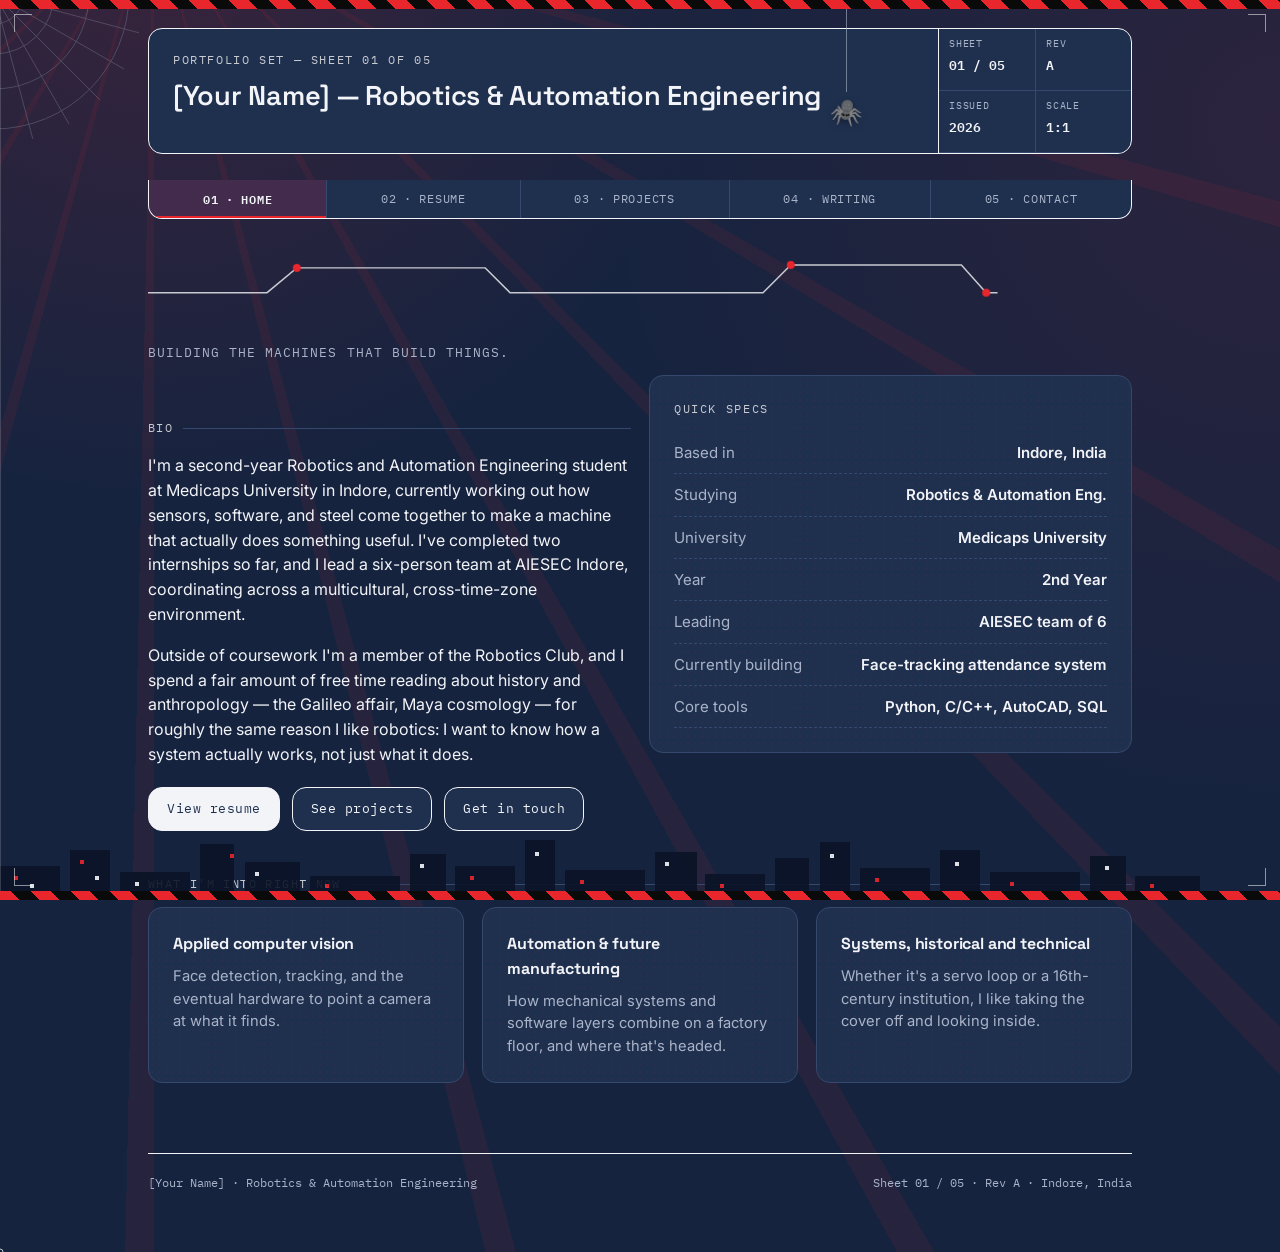
<file: index.html>
<!DOCTYPE html>
<html lang="en">
<head>
<meta charset="UTF-8">
<meta name="viewport" content="width=device-width, initial-scale=1.0">
<title>Portfolio — Home</title>
<link rel="stylesheet" href="styles.css">
</head>
<body>

<div class="crop tl"></div><div class="crop tr"></div><div class="crop bl"></div><div class="crop br"></div>

<div class="sheet">

  <div class="title-block">
    <div class="tb-main">
      <div class="tb-eyebrow">Portfolio Set — Sheet 01 of 05</div>
      <h1><span data-bind="name"></span> — Robotics &amp; Automation Engineering</h1>
    </div>
    <div class="tb-cells">
      <div class="tb-cell"><span class="k">Sheet</span><span class="v">01 / 05</span></div>
      <div class="tb-cell"><span class="k">Rev</span><span class="v">A</span></div>
      <div class="tb-cell"><span class="k">Issued</span><span class="v">2026</span></div>
      <div class="tb-cell"><span class="k">Scale</span><span class="v">1:1</span></div>
    </div>
  </div>

  <nav class="sheet-nav">
    <a href="index.html" class="active">01 · HOME</a>
    <a href="resume.html">02 · RESUME</a>
    <a href="projects.html">03 · PROJECTS</a>
    <a href="writing.html">04 · WRITING</a>
    <a href="contact.html">05 · CONTACT</a>
  </nav>

  <svg class="trace" viewBox="0 0 992 60" preserveAspectRatio="none">
    <path d="M0 40 L120 40 L150 15 L340 15 L365 40 L620 40 L648 12 L820 12 L845 40 L992 40" />
    <circle cx="150" cy="15" r="4"></circle>
    <circle cx="648" cy="12" r="4"></circle>
    <circle cx="845" cy="40" r="4"></circle>
  </svg>

  <p class="mono" style="font-size:.8rem;color:var(--ink-soft);letter-spacing:.08em;text-transform:uppercase;" data-bind="home.tagline"></p>

  <div class="grid-2" style="margin-top:6px;align-items:start;">
    <div>
      <div class="sec-label">Bio</div>
      <div id="bio-paragraphs"></div>
      <div class="btn-row">
        <a href="resume.html" class="btn primary">View resume</a>
        <a href="projects.html" class="btn">See projects</a>
        <a href="contact.html" class="btn">Get in touch</a>
      </div>
    </div>

    <div class="panel">
      <div class="tb-eyebrow" style="margin-bottom:14px;">Quick specs</div>
      <ul class="spec-list" data-list="home.quickSpecs">
        <template>
          <li><span data-bind="k"></span><span data-bind="v"></span></li>
        </template>
      </ul>
    </div>
  </div>

  <div class="sec-label">What I'm into right now</div>
  <div class="grid-3" data-list="home.interests">
    <template>
      <div class="panel">
        <h3 style="font-size:1rem;" data-bind="title"></h3>
        <p style="font-size:.92rem;color:var(--ink-soft);margin:0;" data-bind="body"></p>
      </div>
    </template>
  </div>

  <footer>
    <span><span data-bind="name"></span> &middot; Robotics &amp; Automation Engineering</span>
    <span>Sheet 01 / 05 &middot; Rev A &middot; Indore, India</span>
  </footer>

</div>

<script src="content.js"></script>
<script src="render.js"></script>
<script src="interactive.js"></script>
<script>
  // bioParagraphs is a plain array of strings — render it directly here
  document.addEventListener('DOMContentLoaded', function () {
    const container = document.getElementById('bio-paragraphs');
    if (window.SITE && window.SITE.home && window.SITE.home.bioParagraphs) {
      window.SITE.home.bioParagraphs.forEach(text => {
        const p = document.createElement('p');
        p.textContent = text;
        container.appendChild(p);
      });
    }
  });
</script>

</body>
</html>
</file>
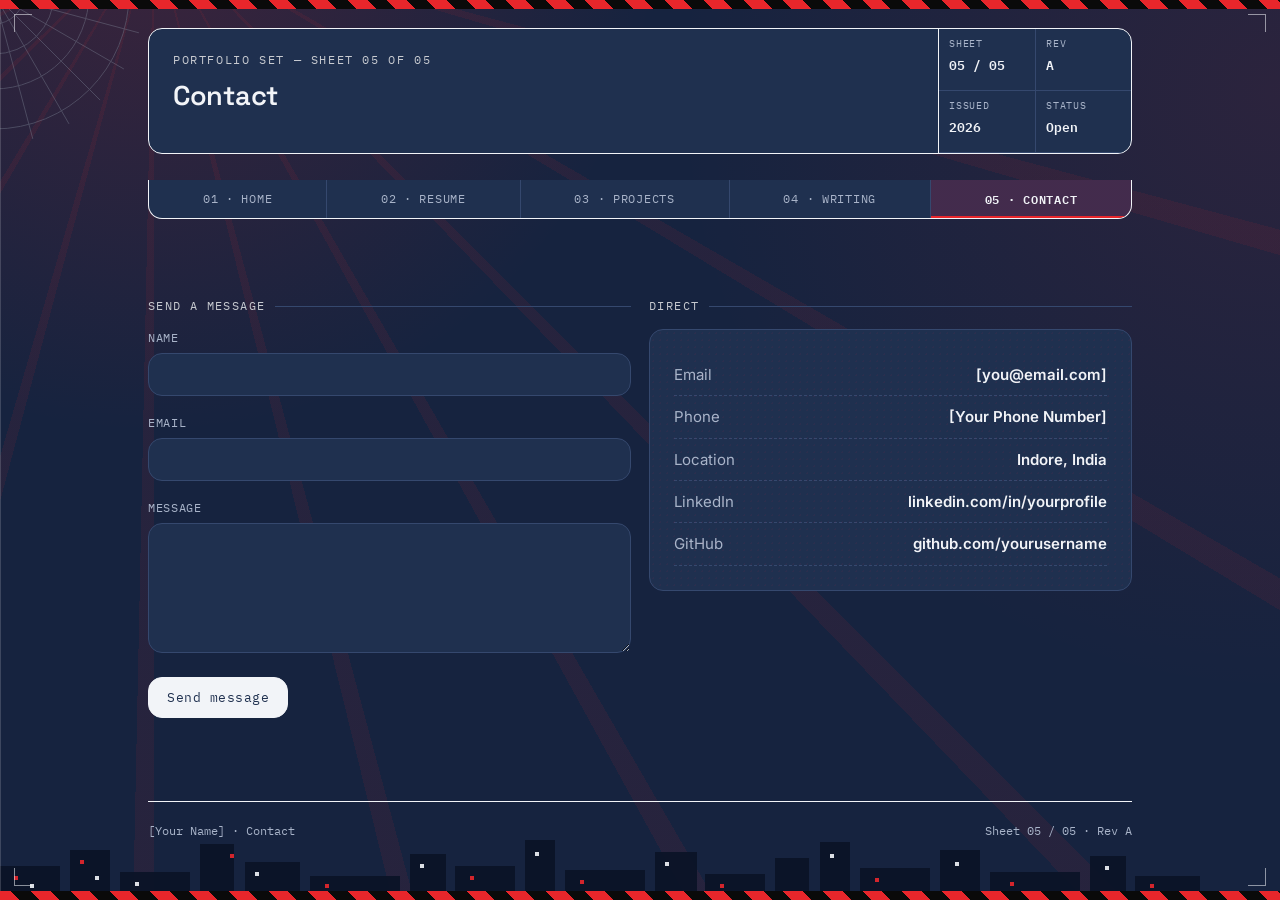
<file: contact.html>
<!DOCTYPE html>
<html lang="en">
<head>
<meta charset="UTF-8">
<meta name="viewport" content="width=device-width, initial-scale=1.0">
<title>Contact</title>
<link rel="stylesheet" href="styles.css">
</head>
<body>

<div class="crop tl"></div><div class="crop tr"></div><div class="crop bl"></div><div class="crop br"></div>

<div class="sheet">

  <div class="title-block">
    <div class="tb-main">
      <div class="tb-eyebrow">Portfolio Set — Sheet 05 of 05</div>
      <h1>Contact</h1>
    </div>
    <div class="tb-cells">
      <div class="tb-cell"><span class="k">Sheet</span><span class="v">05 / 05</span></div>
      <div class="tb-cell"><span class="k">Rev</span><span class="v">A</span></div>
      <div class="tb-cell"><span class="k">Issued</span><span class="v">2026</span></div>
      <div class="tb-cell"><span class="k">Status</span><span class="v">Open</span></div>
    </div>
  </div>

  <nav class="sheet-nav">
    <a href="index.html">01 · HOME</a>
    <a href="resume.html">02 · RESUME</a>
    <a href="projects.html">03 · PROJECTS</a>
    <a href="writing.html">04 · WRITING</a>
    <a href="contact.html" class="active">05 · CONTACT</a>
  </nav>

  <div class="grid-2" style="align-items:start;">

    <div>
      <div class="sec-label">Send a message</div>
      <form id="contact-form">
        <label for="name">Name</label>
        <input id="name" name="name" type="text" required>

        <label for="email">Email</label>
        <input id="email" name="email" type="email" required>

        <label for="message">Message</label>
        <textarea id="message" name="message" required></textarea>

        <button type="submit" class="btn primary">Send message</button>
        <p id="form-status" class="mono" style="font-size:.8rem;color:var(--ink-soft);margin-top:12px;"></p>
      </form>
    </div>

    <div>
      <div class="sec-label">Direct</div>
      <div class="panel">
        <ul class="spec-list">
          <li><span>Email</span><span data-bind="email"></span></li>
          <li><span>Phone</span><span data-bind="phone"></span></li>
          <li><span>Location</span><span data-bind="location"></span></li>
          <li><span>LinkedIn</span><span data-bind="linkedinLabel"></span></li>
          <li><span>GitHub</span><span data-bind="githubLabel"></span></li>
        </ul>
      </div>
    </div>

  </div>

  <footer>
    <span><span data-bind="name"></span> &middot; Contact</span>
    <span>Sheet 05 / 05 &middot; Rev A</span>
  </footer>

</div>

<script src="content.js"></script>
<script src="render.js"></script>
<script src="interactive.js"></script>
<script>
  // NOTE FOR YOU: this form has no backend yet — it's static HTML/CSS/JS.
  // To make it actually send messages, wire the form action to a service
  // like Formspree (formspree.io) or EmailJS (emailjs.com) — both have a
  // free tier and a two-line integration. Until then, this just confirms
  // the fields validate and shows a placeholder status message.
  document.getElementById('contact-form').addEventListener('submit', function(e){
    e.preventDefault();
    document.getElementById('form-status').textContent =
      'Form captured locally — connect Formspree or EmailJS to actually send this.';
    this.reset();
  });
</script>

</body>
</html>
</file>
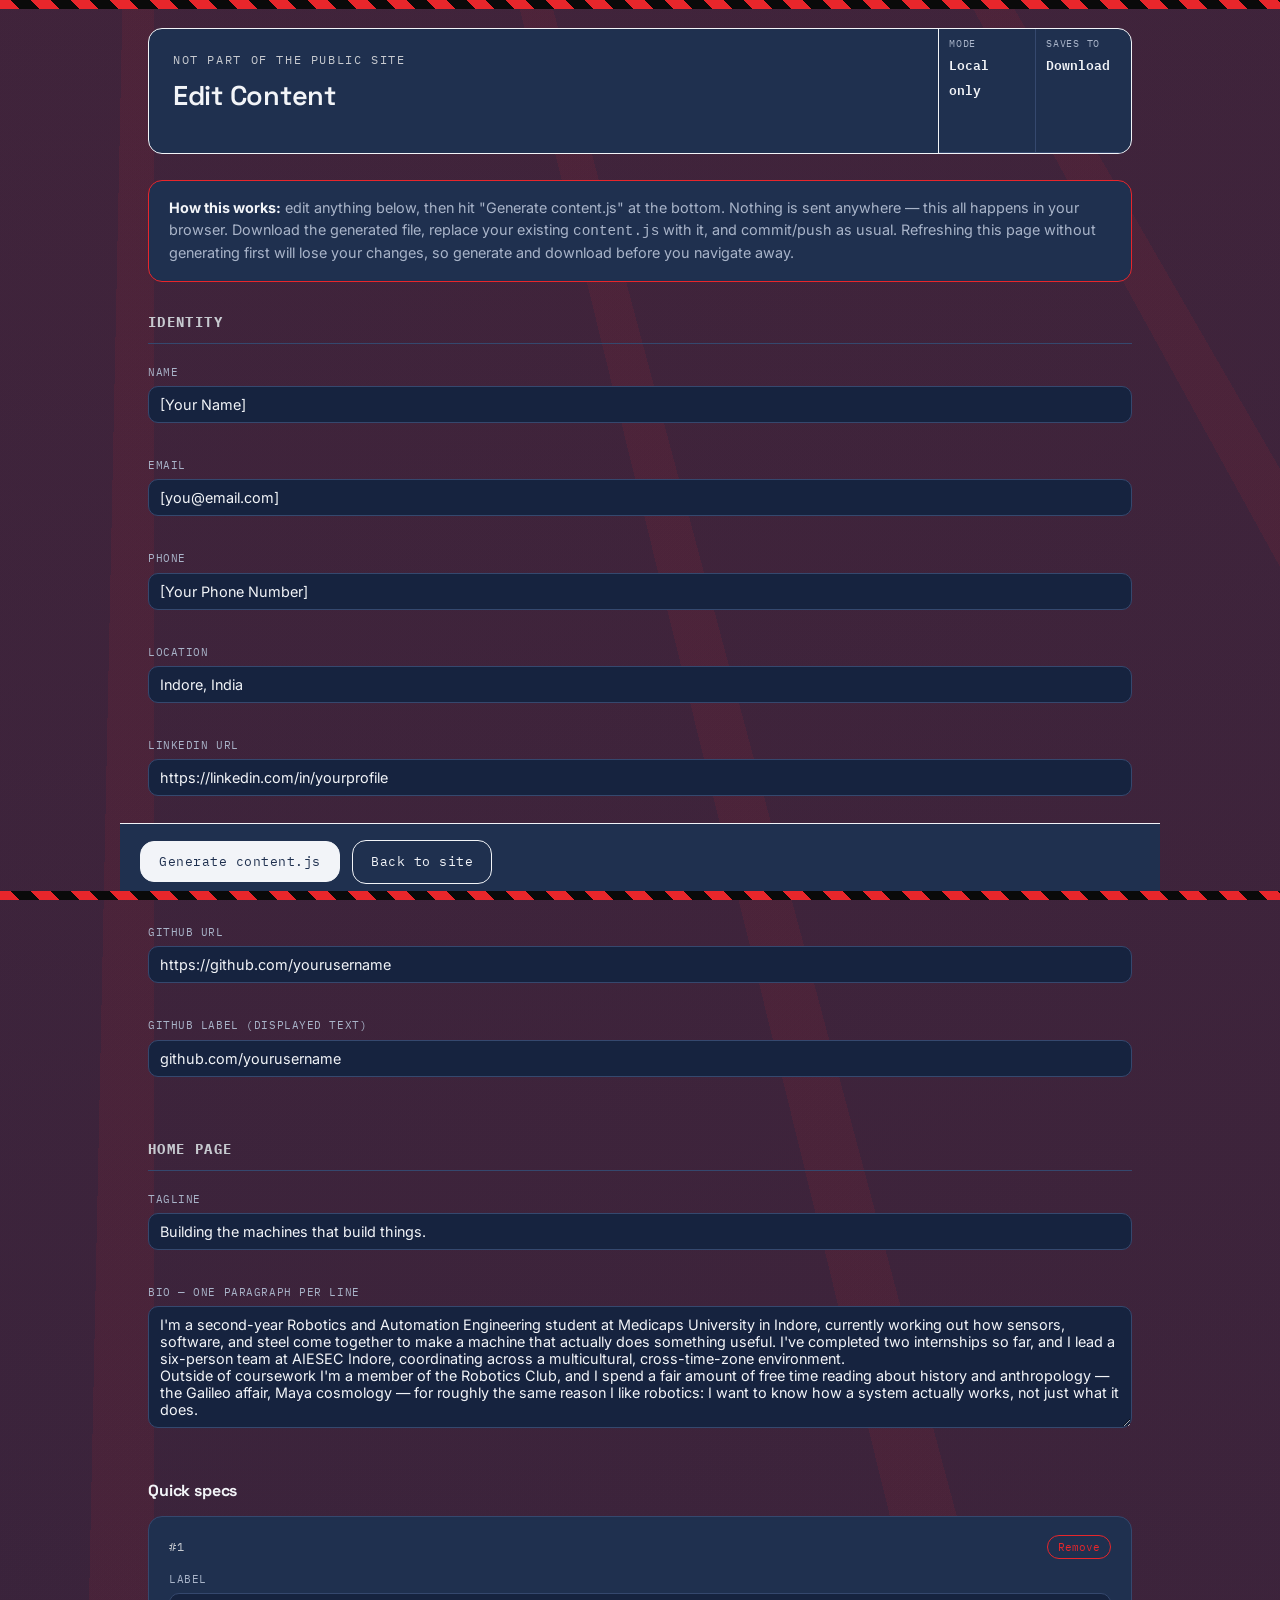
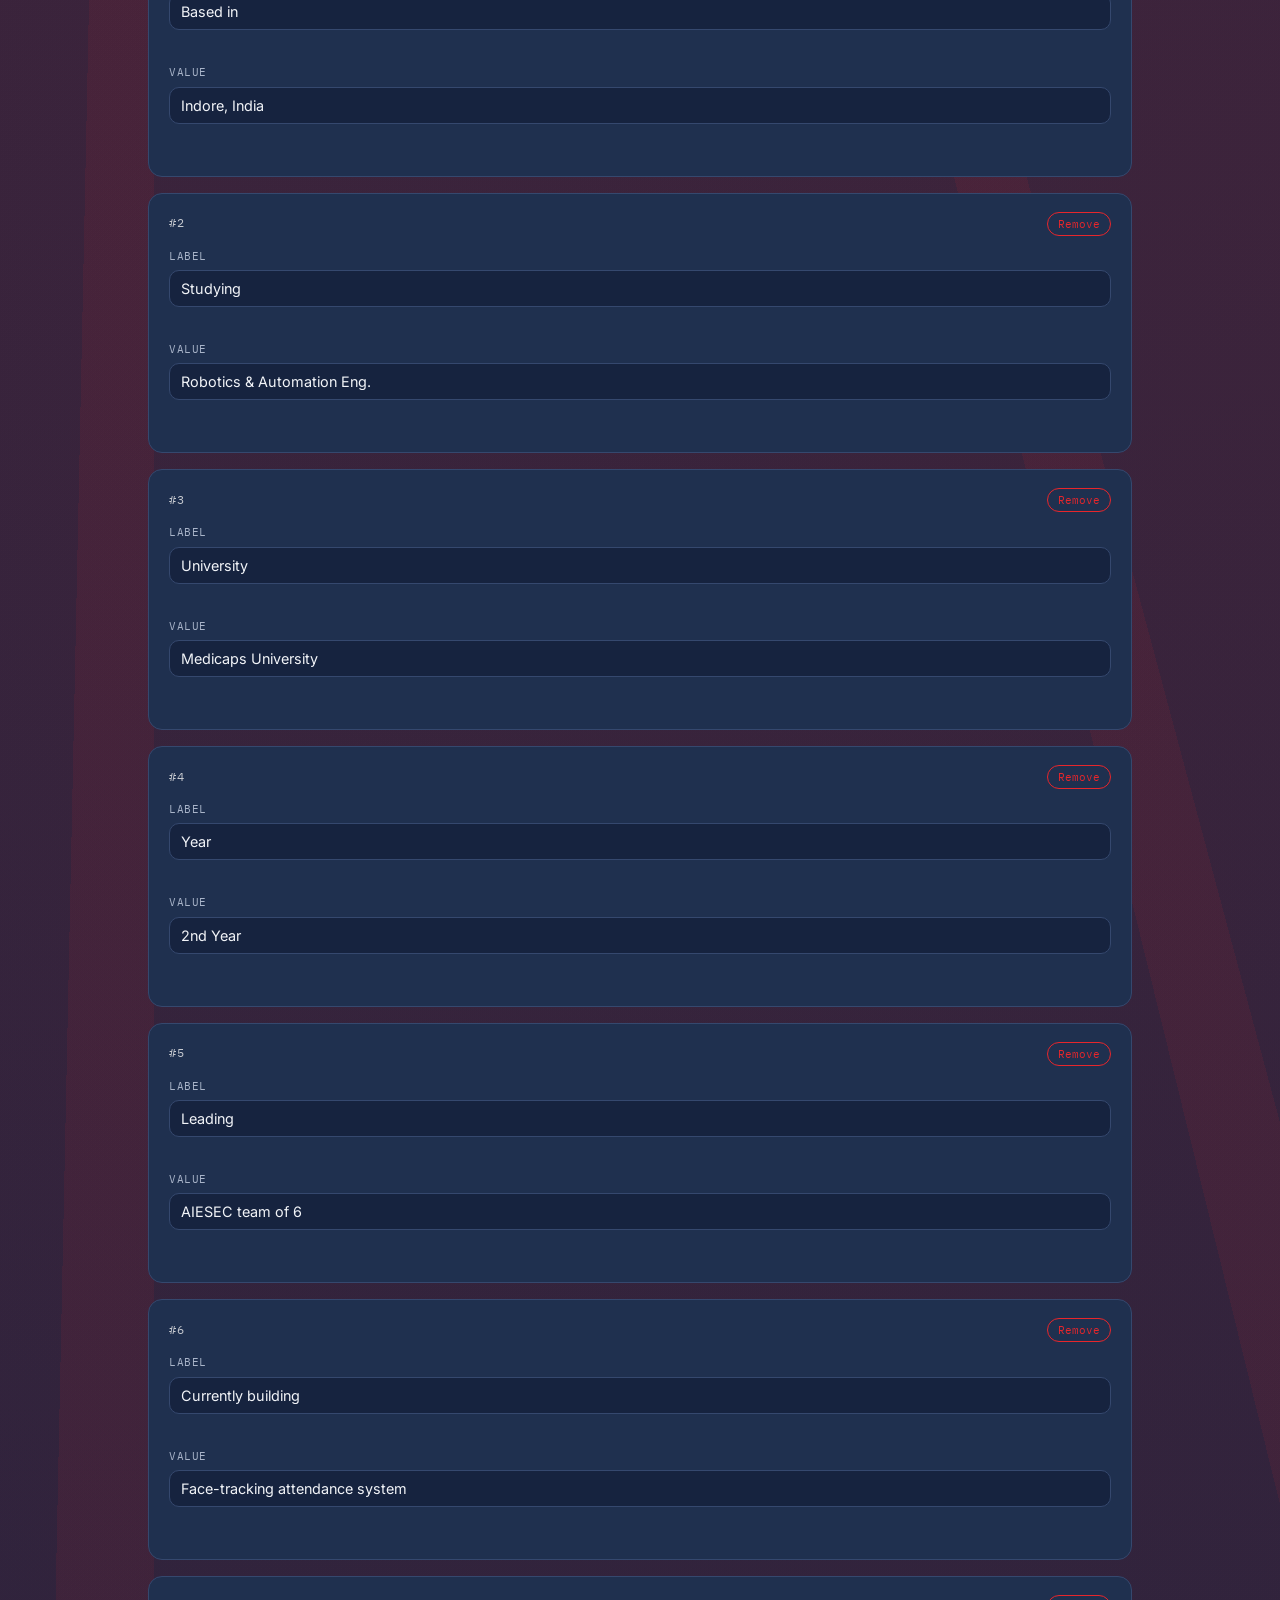
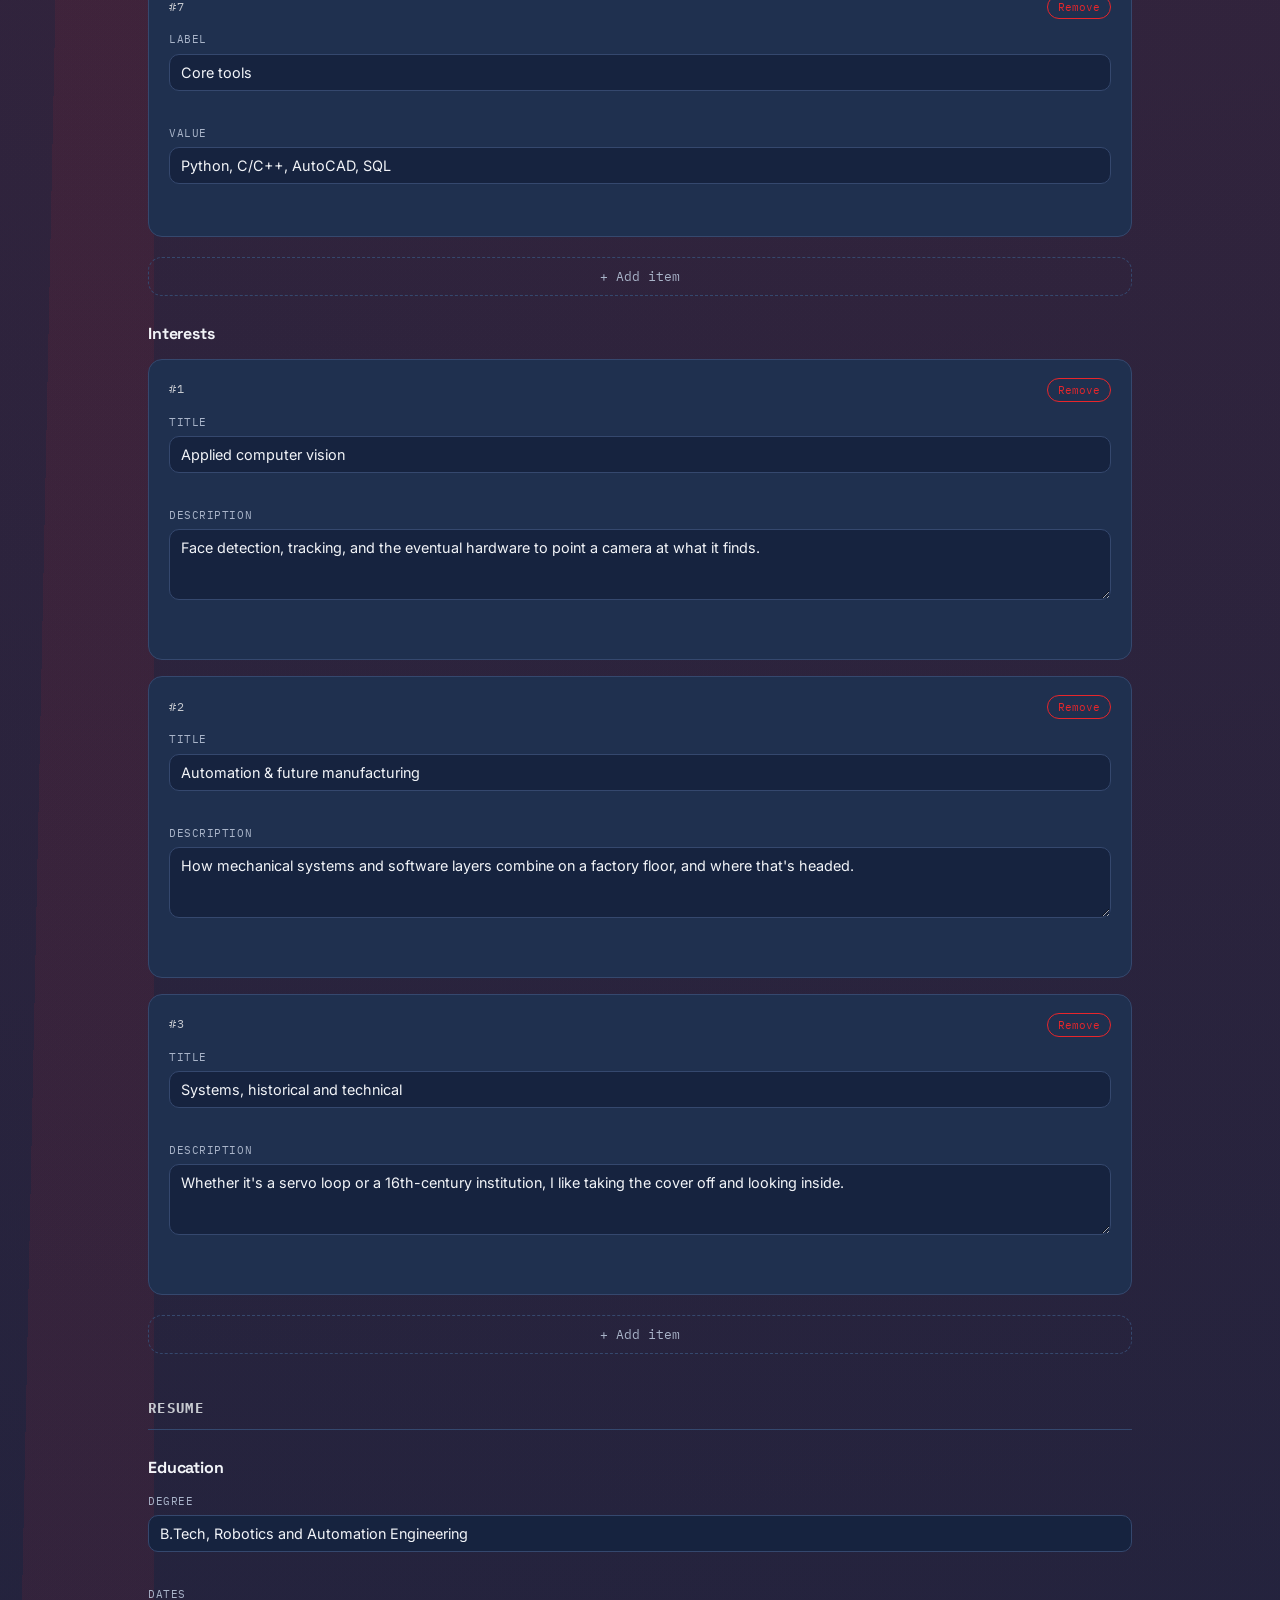
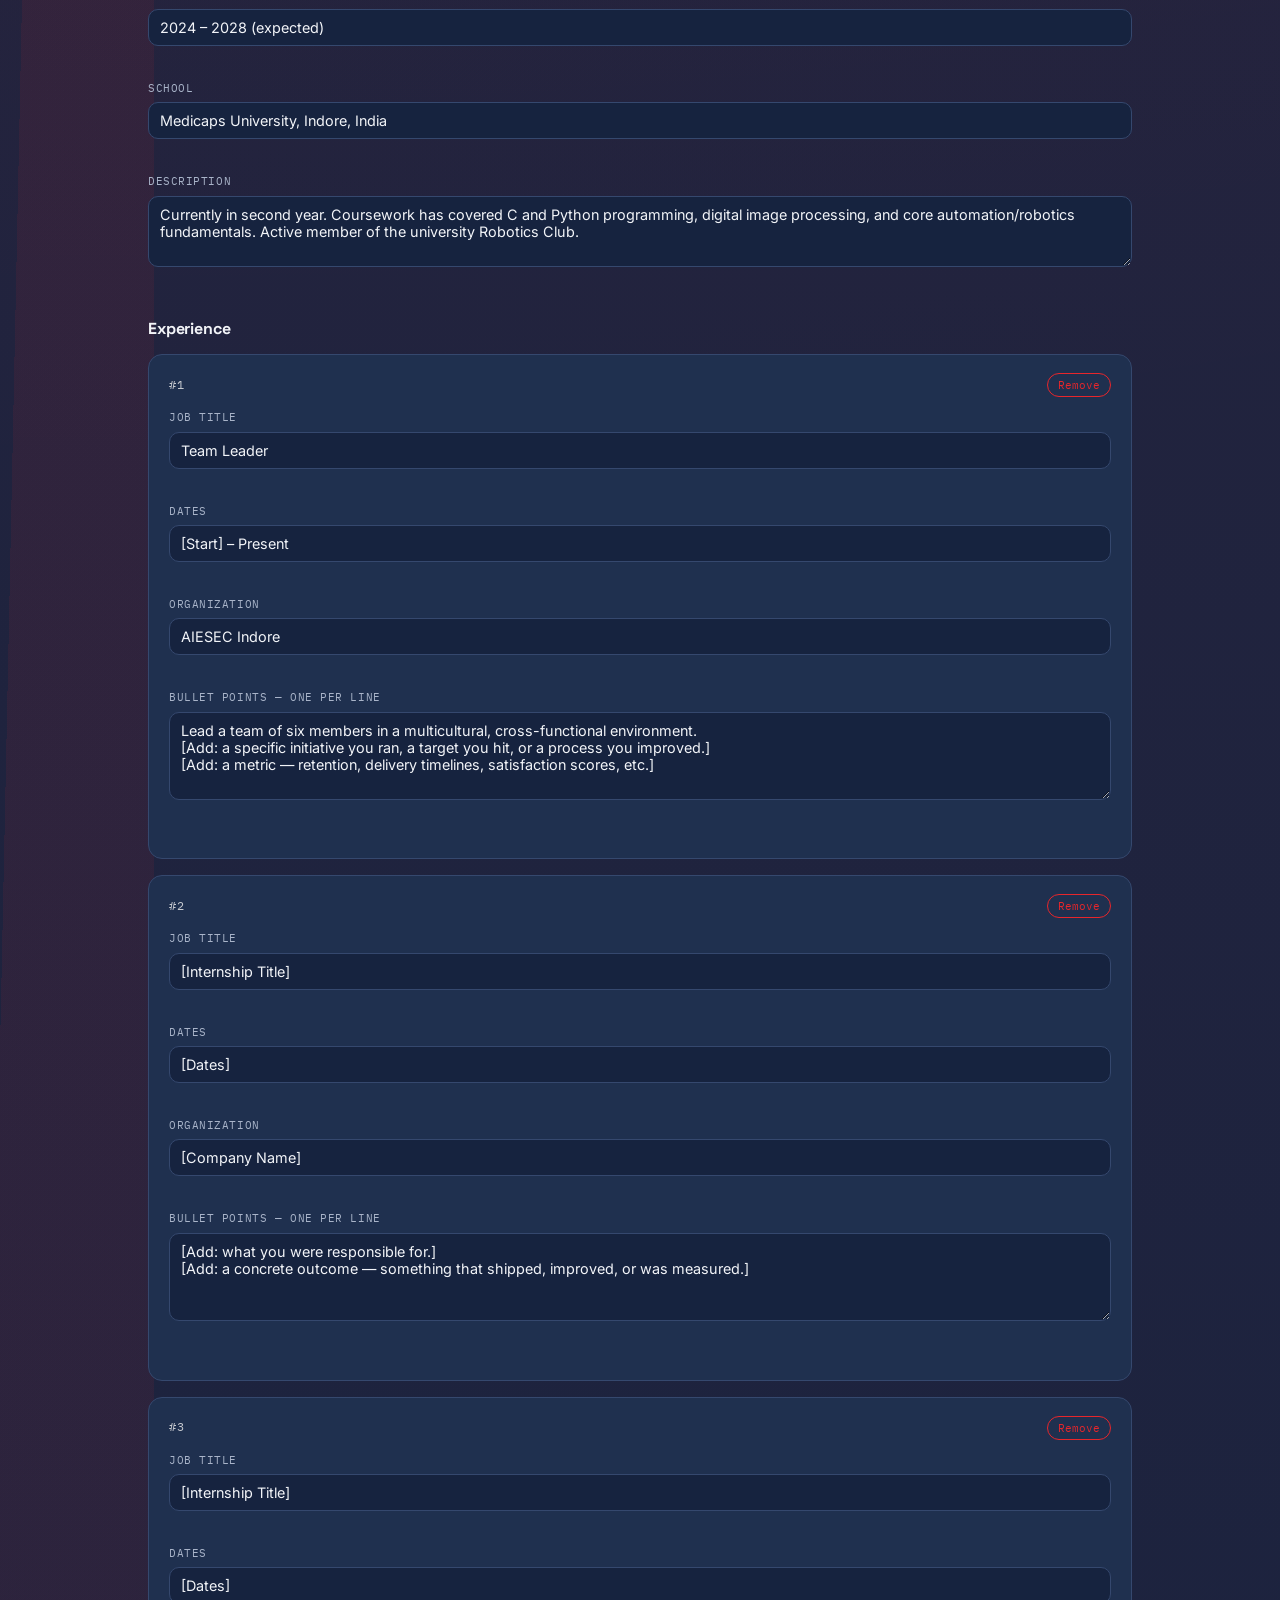
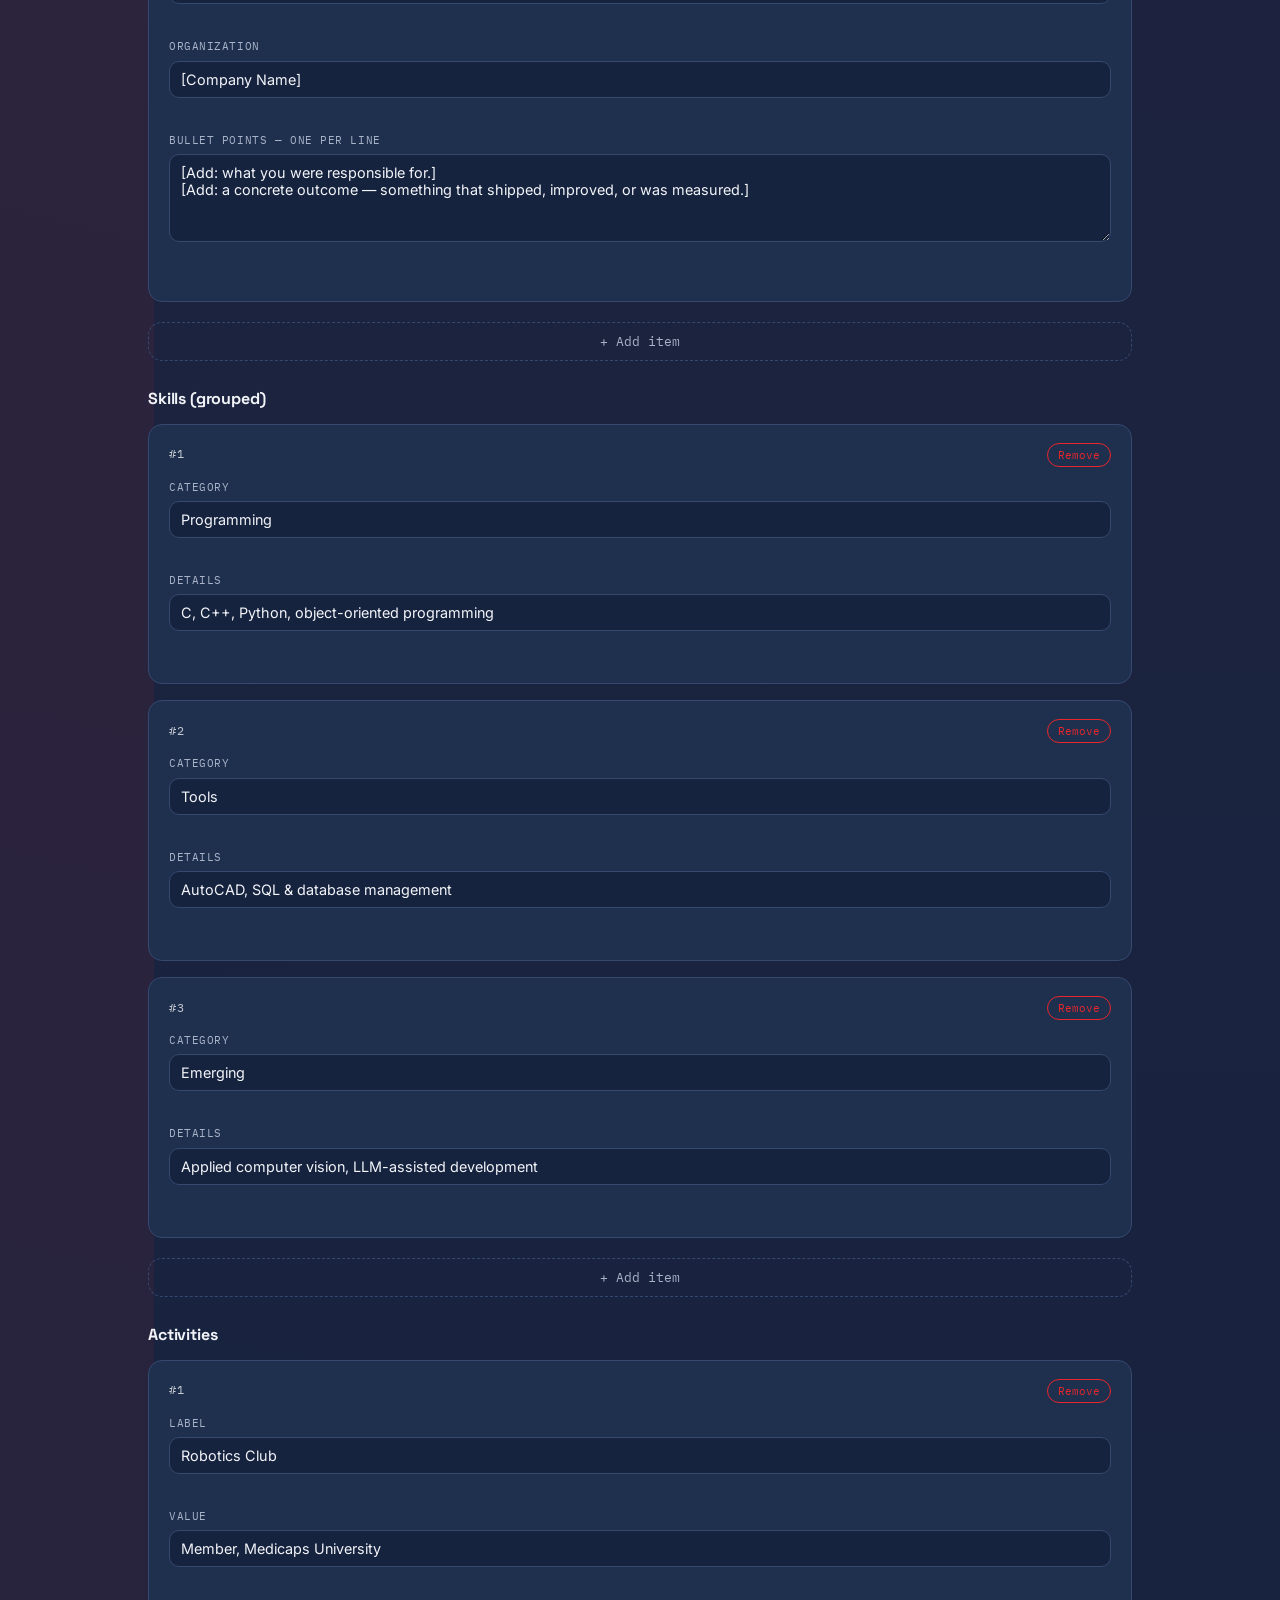
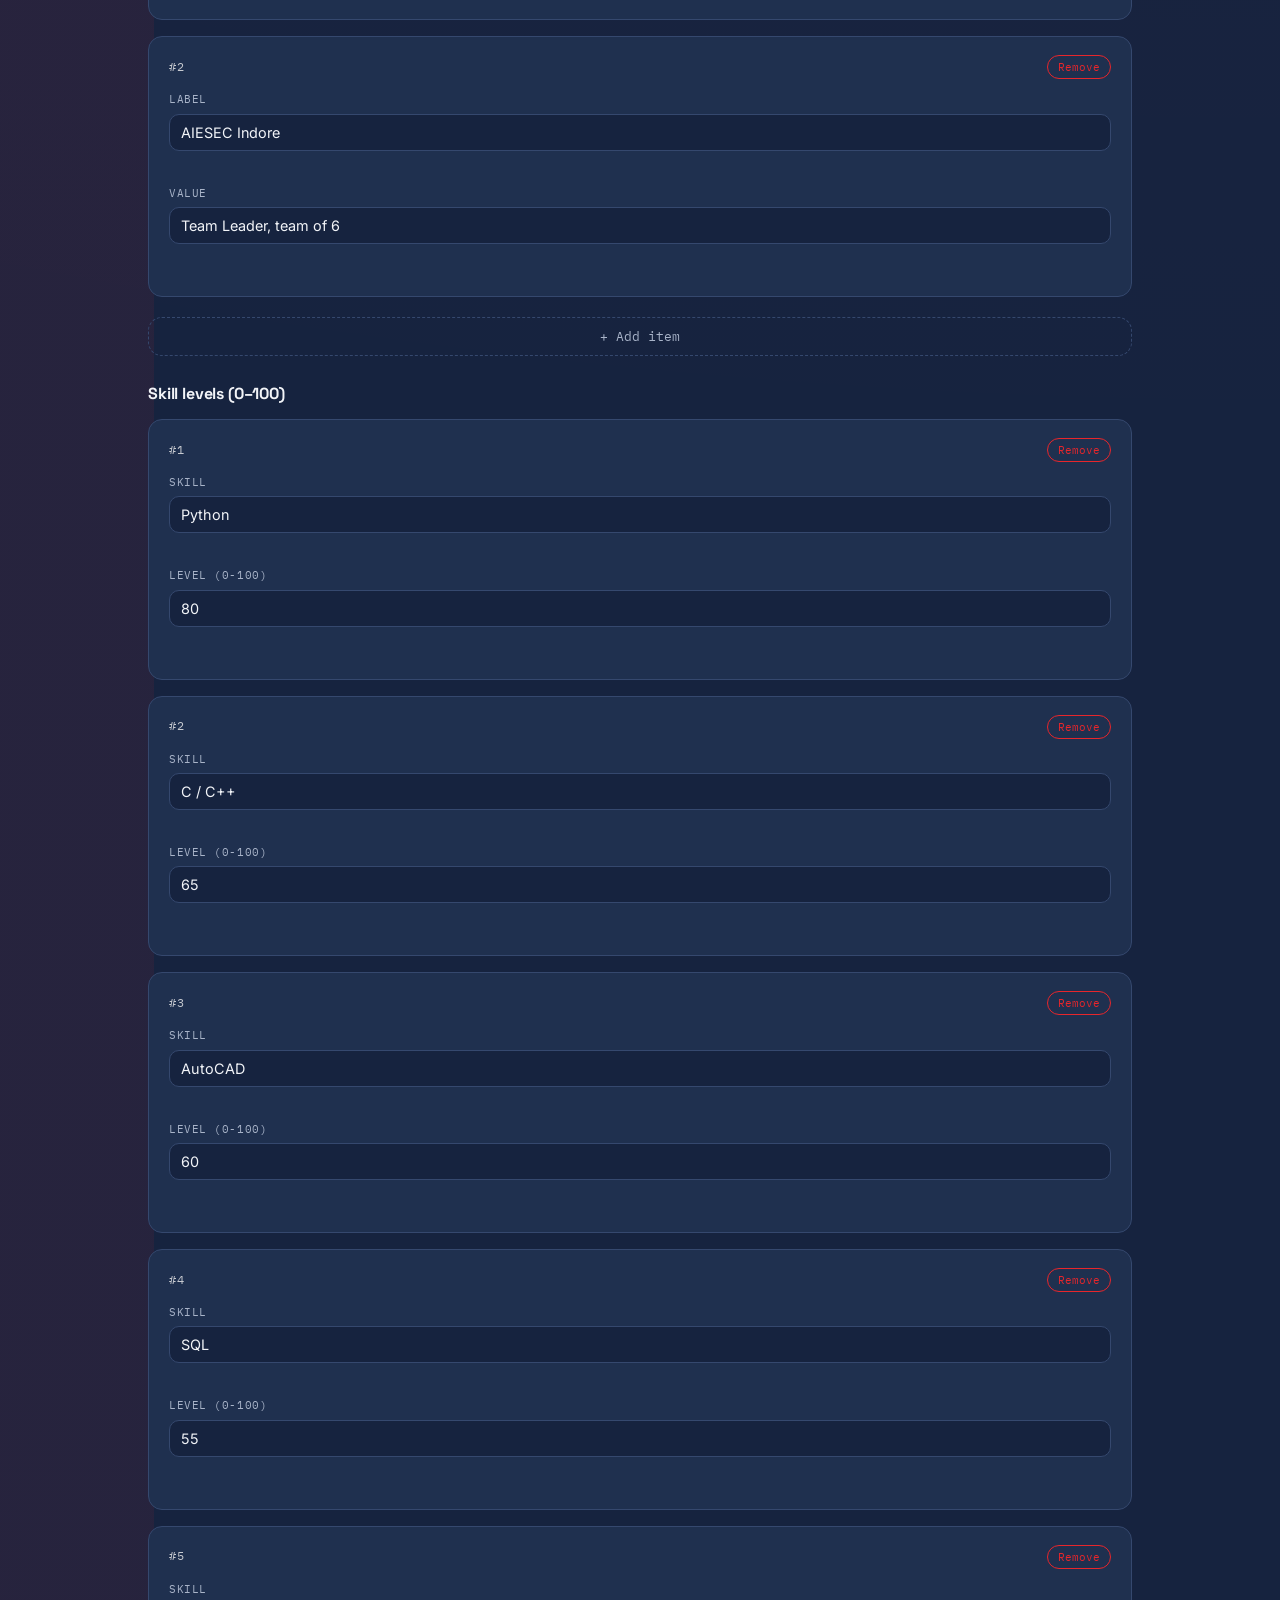
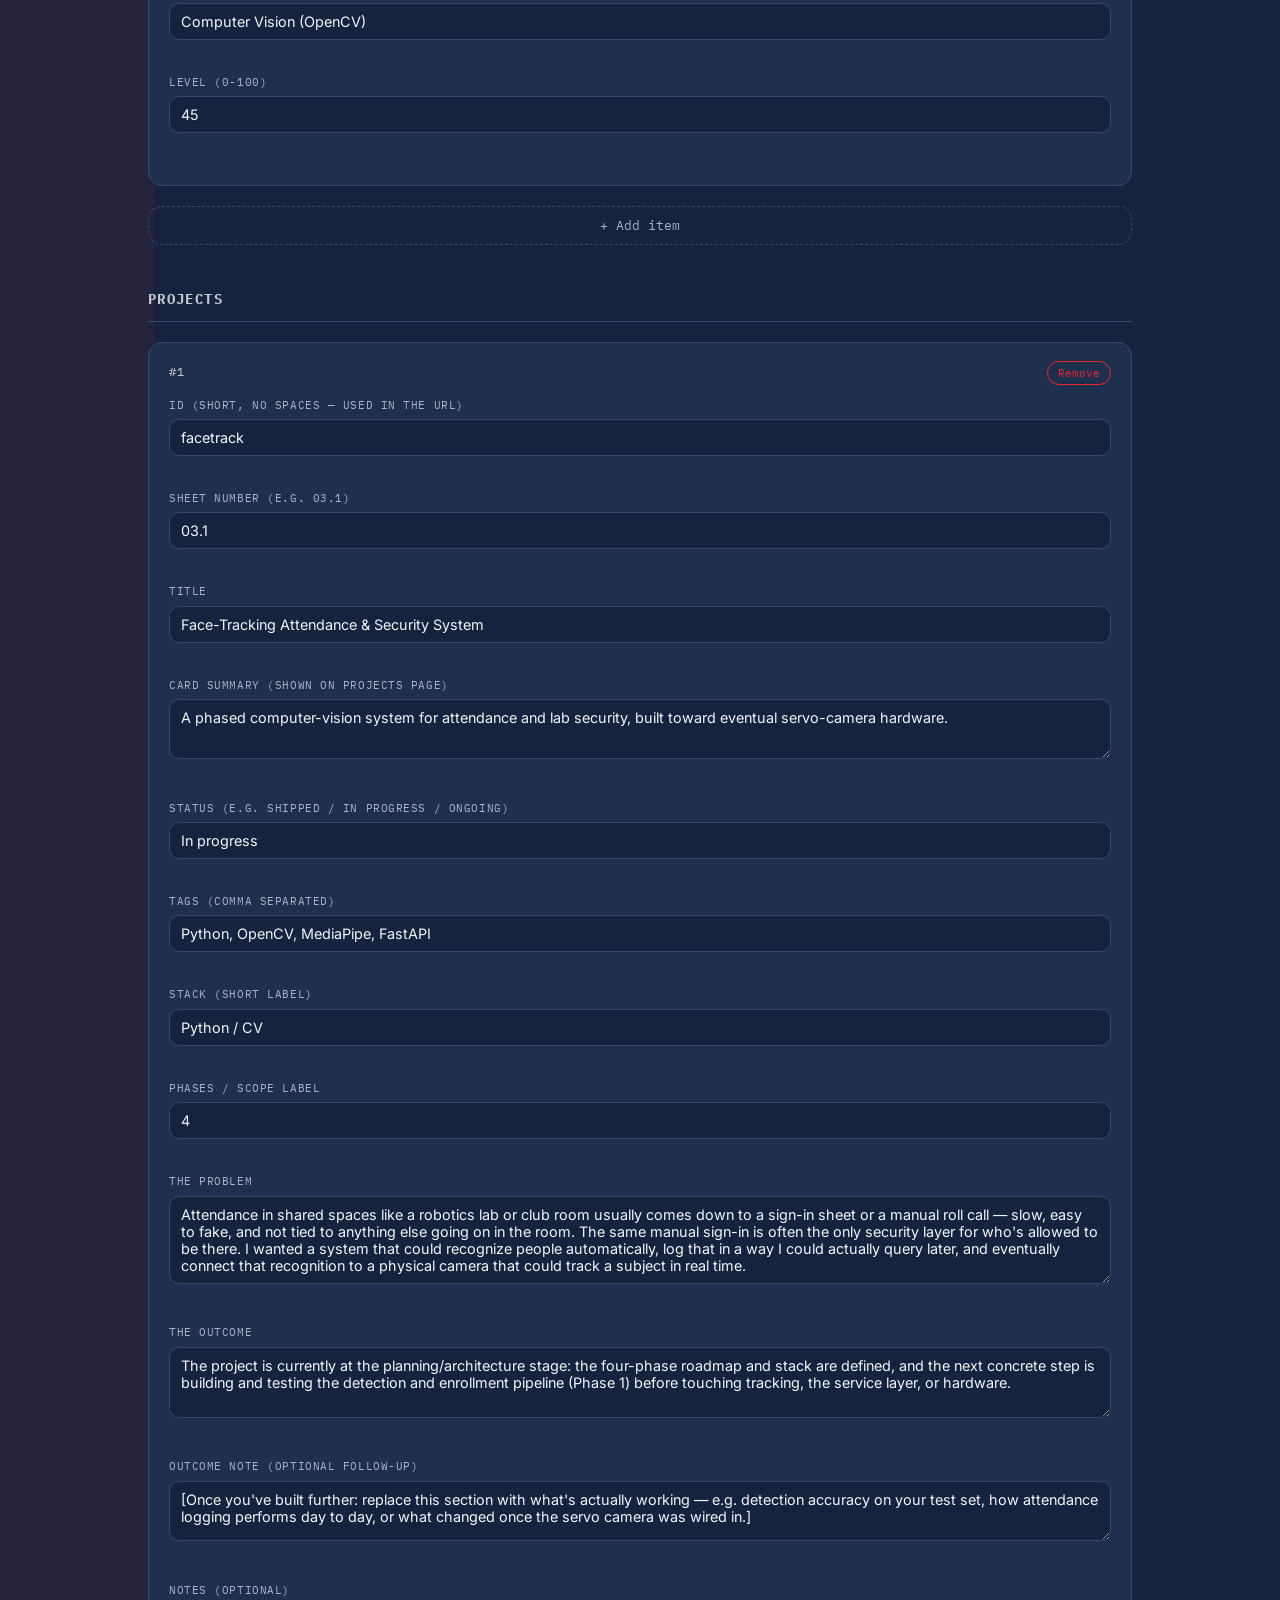
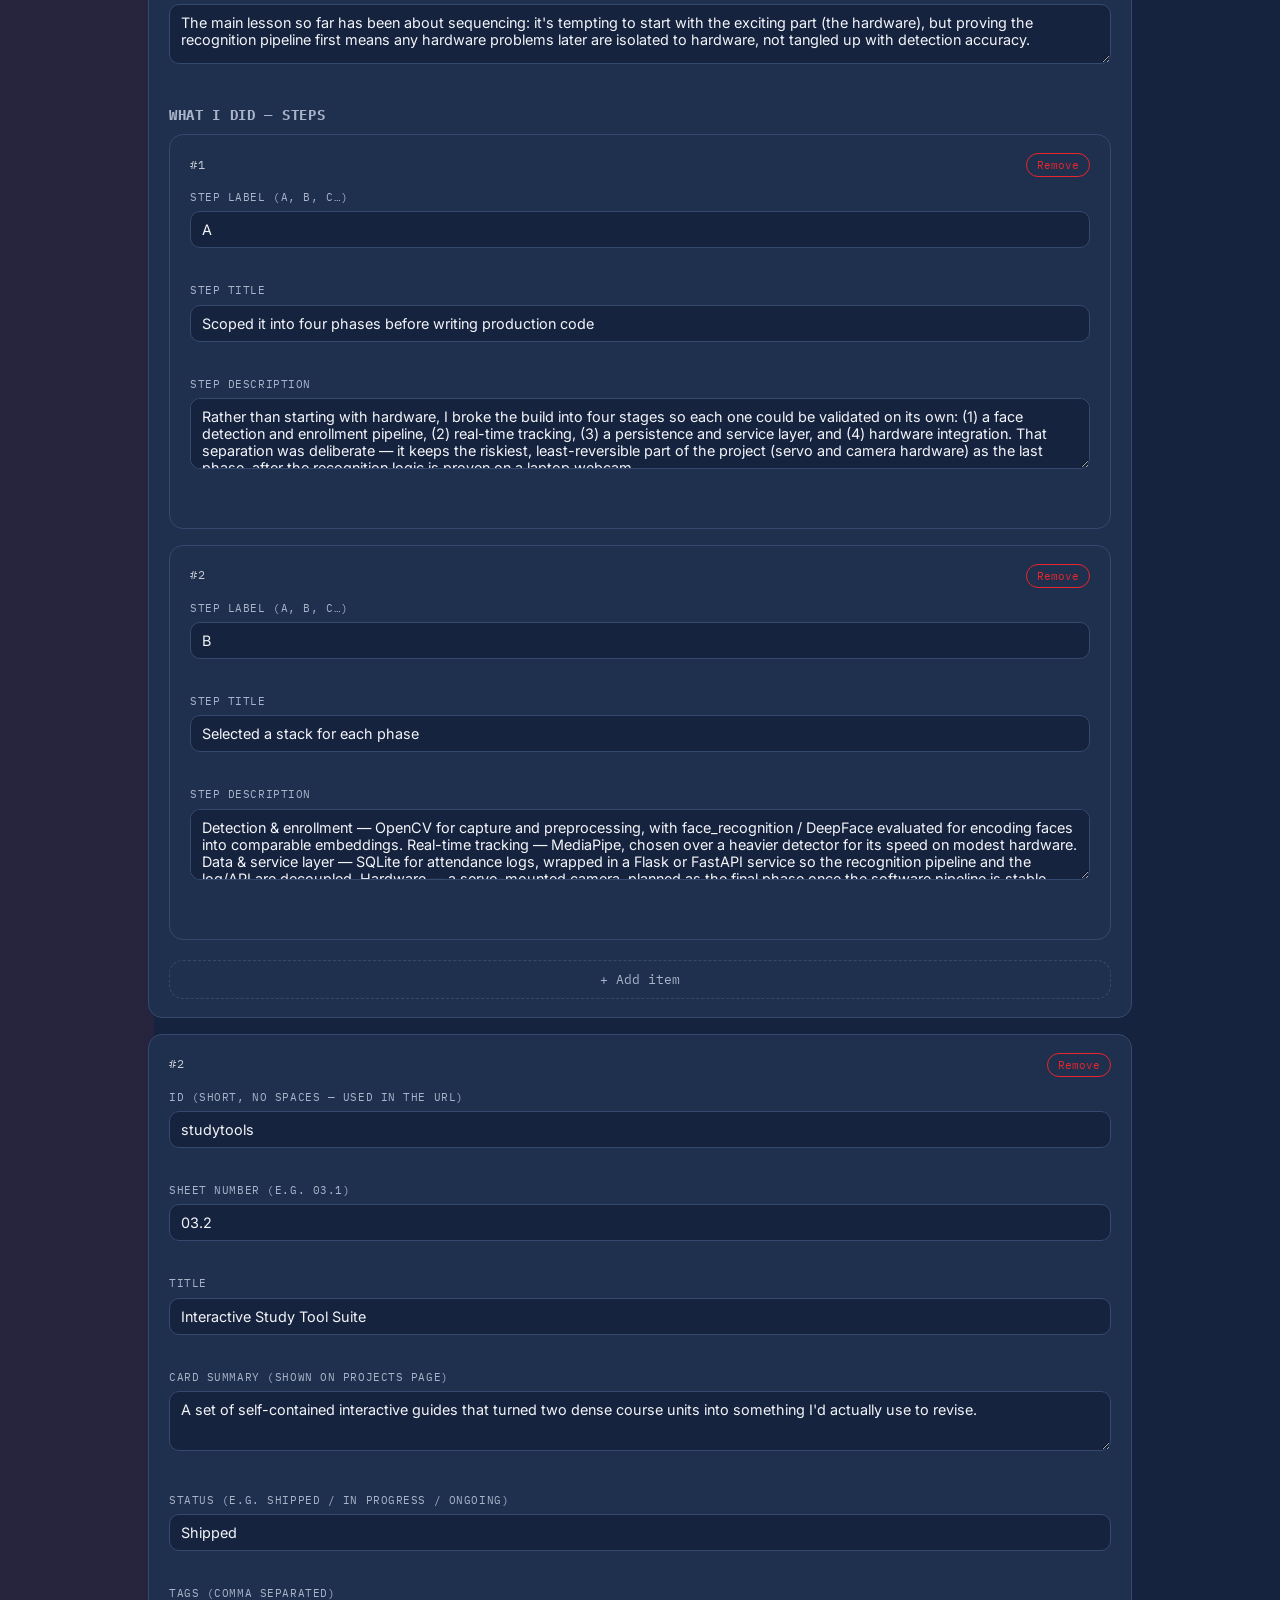
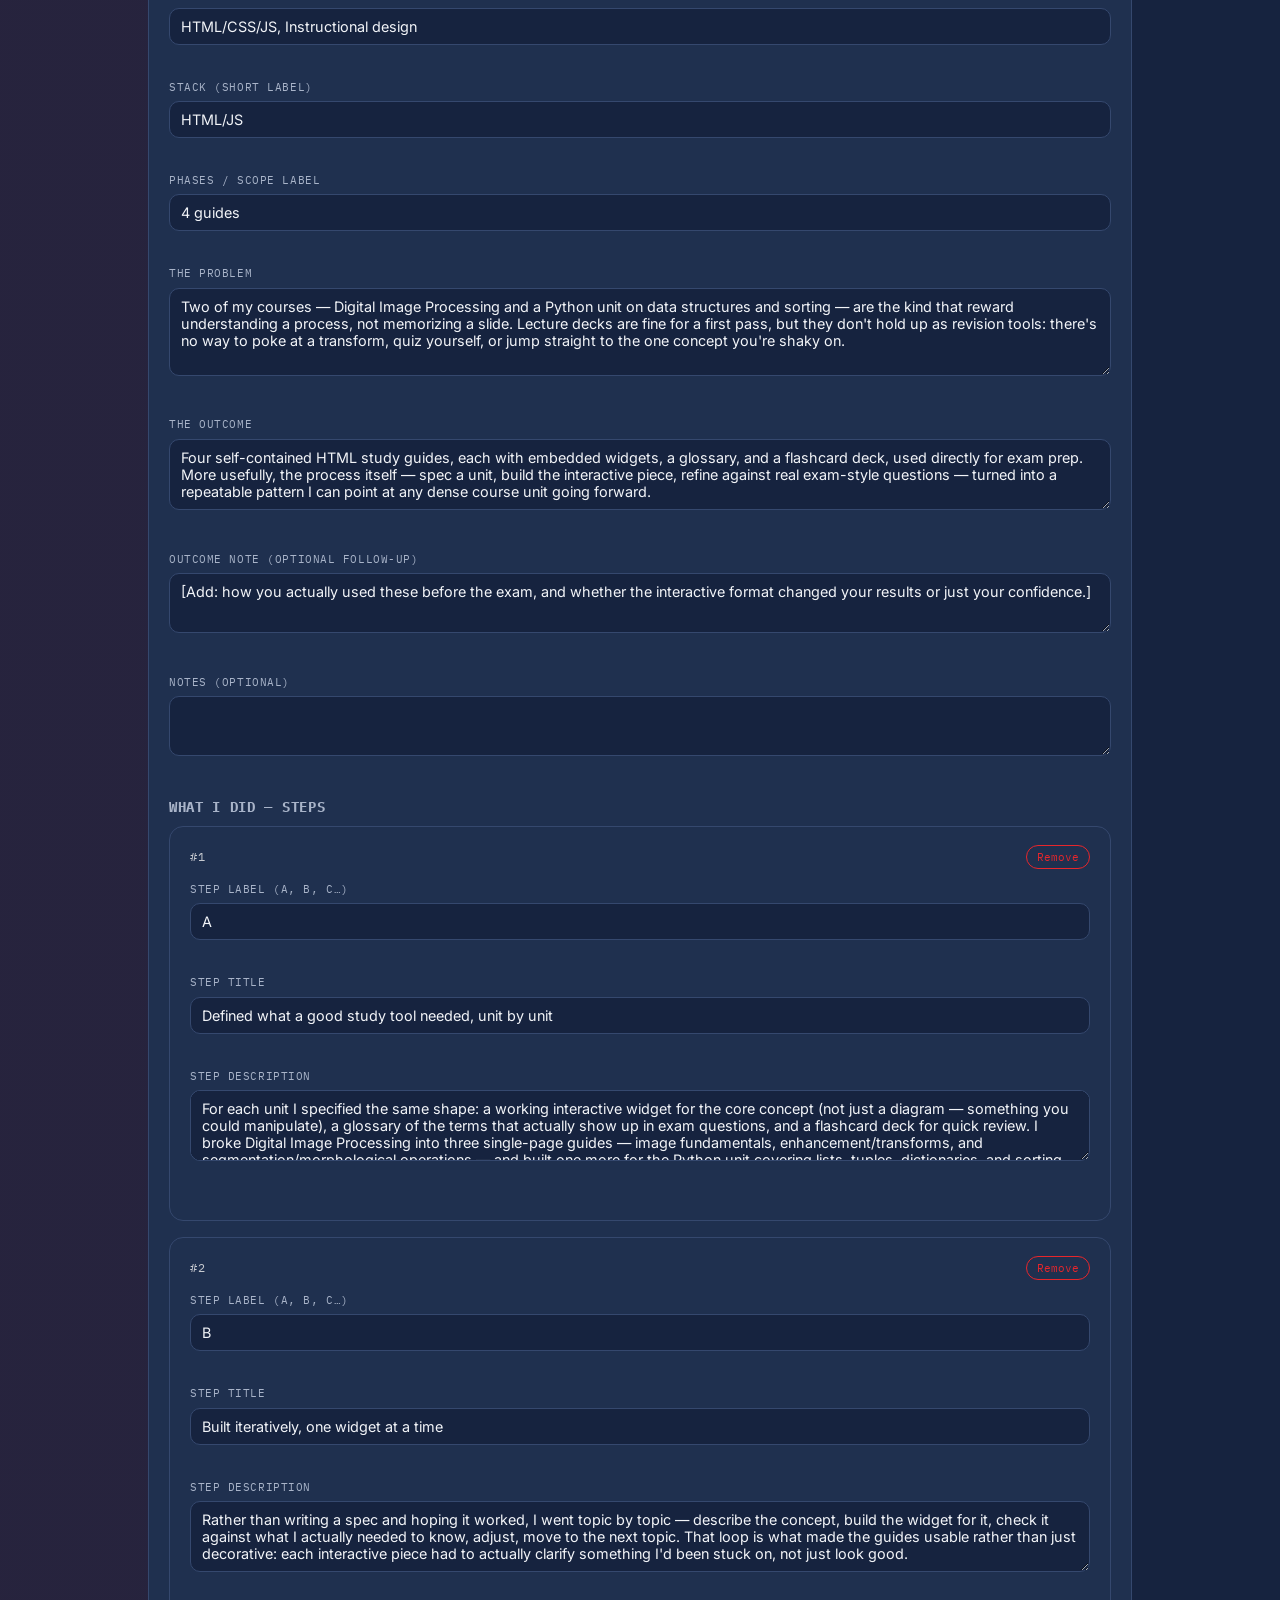
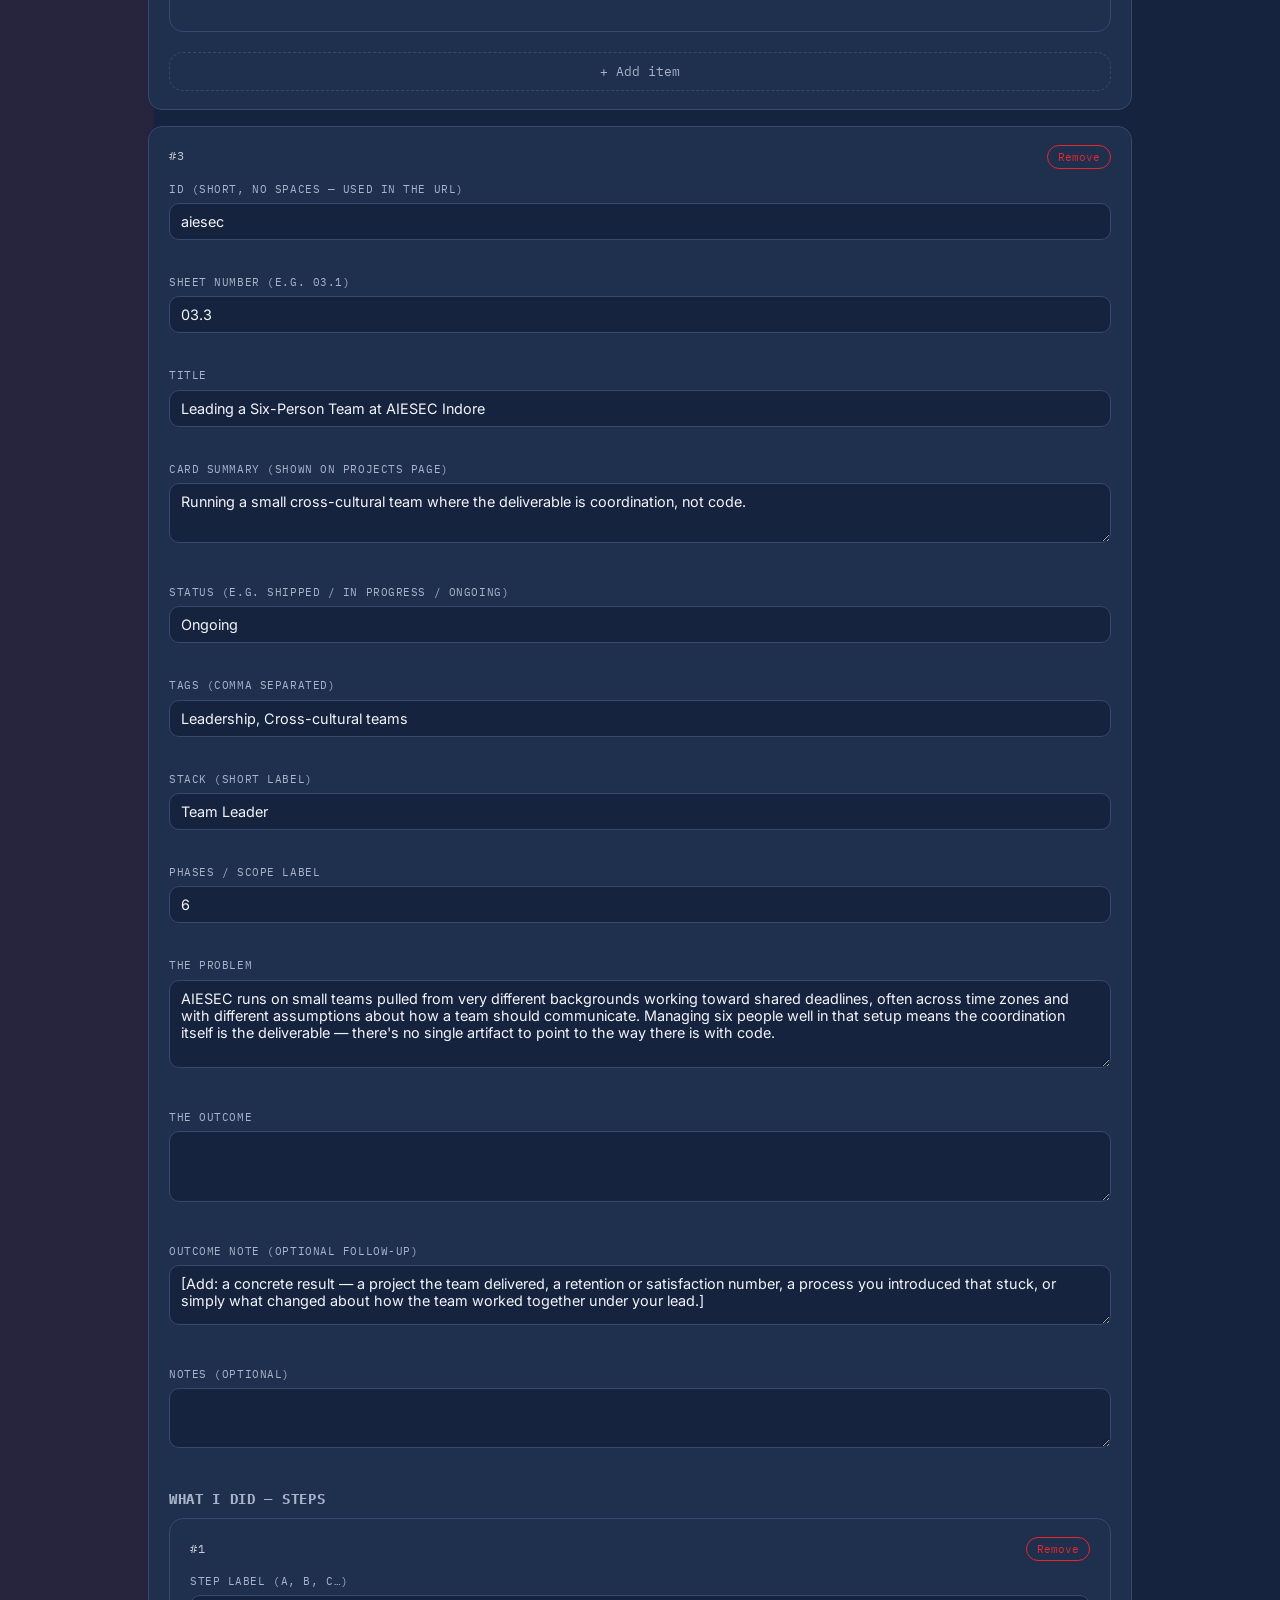
<file: edit.html>
<!DOCTYPE html>
<html lang="en">
<head>
<meta charset="UTF-8">
<meta name="viewport" content="width=device-width, initial-scale=1.0">
<title>Edit Content — not public</title>
<link rel="stylesheet" href="styles.css">
<meta name="robots" content="noindex, nofollow">
<style>
  /* Editor-specific styles — reuses the design tokens from styles.css */
  .editor-notice{
    background:var(--panel);
    border:1px solid var(--accent);
    border-radius:var(--radius);
    padding:16px 20px;
    margin-bottom:30px;
    font-size:.9rem;
    color:var(--ink-soft);
  }
  .editor-notice strong{ color:var(--ink); }

  .ed-section{ margin-bottom:44px; }
  .ed-section h2{
    font-family:'IBM Plex Mono', monospace;
    font-size:.85rem;
    letter-spacing:.1em;
    text-transform:uppercase;
    color:var(--accent-2);
    border-bottom:1px solid var(--line);
    padding-bottom:10px;
    margin-bottom:20px;
  }
  .ed-section h3{
    font-size:1rem;
    margin:26px 0 12px;
    color:var(--ink);
  }
  .ed-section h4{
    font-size:.85rem;
    margin:16px 0 8px;
    color:var(--ink-soft);
    text-transform:uppercase;
    letter-spacing:.05em;
    font-family:'IBM Plex Mono', monospace;
  }

  .ed-field{ margin-bottom:16px; }
  .ed-field label{
    display:block;
    font-family:'IBM Plex Mono', monospace;
    font-size:.7rem;
    letter-spacing:.05em;
    text-transform:uppercase;
    color:var(--ink-soft);
    margin-bottom:5px;
  }
  .ed-field input, .ed-field textarea{
    width:100%;
    padding:9px 11px;
    border:1px solid var(--line);
    background:var(--paper);
    color:var(--ink);
    font-family:'Inter', sans-serif;
    font-size:.9rem;
    border-radius:10px;
  }
  .ed-field textarea{ resize:vertical; min-height:60px; }

  .ed-card{
    background:var(--panel);
    border:1px solid var(--line);
    border-radius:var(--radius);
    padding:18px 20px;
    margin-bottom:16px;
    position:relative;
  }
  .ed-card-head{
    display:flex;
    justify-content:space-between;
    align-items:center;
    margin-bottom:12px;
  }
  .ed-card-num{
    font-family:'IBM Plex Mono', monospace;
    font-size:.75rem;
    color:var(--accent-2);
    letter-spacing:.05em;
  }
  .ed-remove{
    font-family:'IBM Plex Mono', monospace;
    font-size:.7rem;
    background:none;
    border:1px solid var(--accent);
    color:var(--accent);
    padding:4px 10px;
    border-radius:999px;
    cursor:pointer;
  }
  .ed-remove:hover{ background:var(--accent); color:var(--panel); }
  .ed-add{
    font-family:'IBM Plex Mono', monospace;
    font-size:.8rem;
    background:none;
    border:1.5px dashed var(--line);
    color:var(--ink-soft);
    padding:10px 16px;
    border-radius:var(--radius);
    cursor:pointer;
    width:100%;
    margin-top:4px;
  }
  .ed-add:hover{ border-color:var(--accent-2); color:var(--ink); }

  .ed-generate-bar{
    position:sticky;
    bottom:0;
    background:var(--panel);
    border-top:1.5px solid var(--ink);
    padding:16px 20px;
    display:flex;
    gap:12px;
    align-items:center;
    flex-wrap:wrap;
    margin:0 -28px;
    border-radius:0;
  }

  #output-area{
    display:none;
    width:100%;
    min-height:300px;
    margin-top:24px;
    font-family:'IBM Plex Mono', monospace;
    font-size:.78rem;
    padding:16px;
    border:1px solid var(--line);
    background:var(--paper);
    color:var(--ink);
    border-radius:var(--radius);
  }
  #download-btn{ display:none; }
</style>
</head>
<body>

<div class="sheet">

  <div class="title-block">
    <div class="tb-main">
      <div class="tb-eyebrow">Not part of the public site</div>
      <h1>Edit Content</h1>
    </div>
    <div class="tb-cells">
      <div class="tb-cell"><span class="k">Mode</span><span class="v">Local only</span></div>
      <div class="tb-cell"><span class="k">Saves to</span><span class="v">Download</span></div>
    </div>
  </div>

  <div class="editor-notice">
    <strong>How this works:</strong> edit anything below, then hit "Generate content.js" at the bottom.
    Nothing is sent anywhere — this all happens in your browser. Download the generated file,
    replace your existing <code>content.js</code> with it, and commit/push as usual. Refreshing
    this page without generating first will lose your changes, so generate and download before
    you navigate away.
  </div>

  <div id="editor-root"></div>

  <div class="ed-generate-bar">
    <button type="button" id="generate-btn" class="btn primary">Generate content.js</button>
    <button type="button" id="download-btn" class="btn">Download content.js</button>
    <a href="index.html" class="btn">Back to site</a>
  </div>

  <textarea id="output-area" readonly></textarea>

</div>

<script src="content.js"></script>
<script src="editor.js"></script>

</body>
</html>
</file>
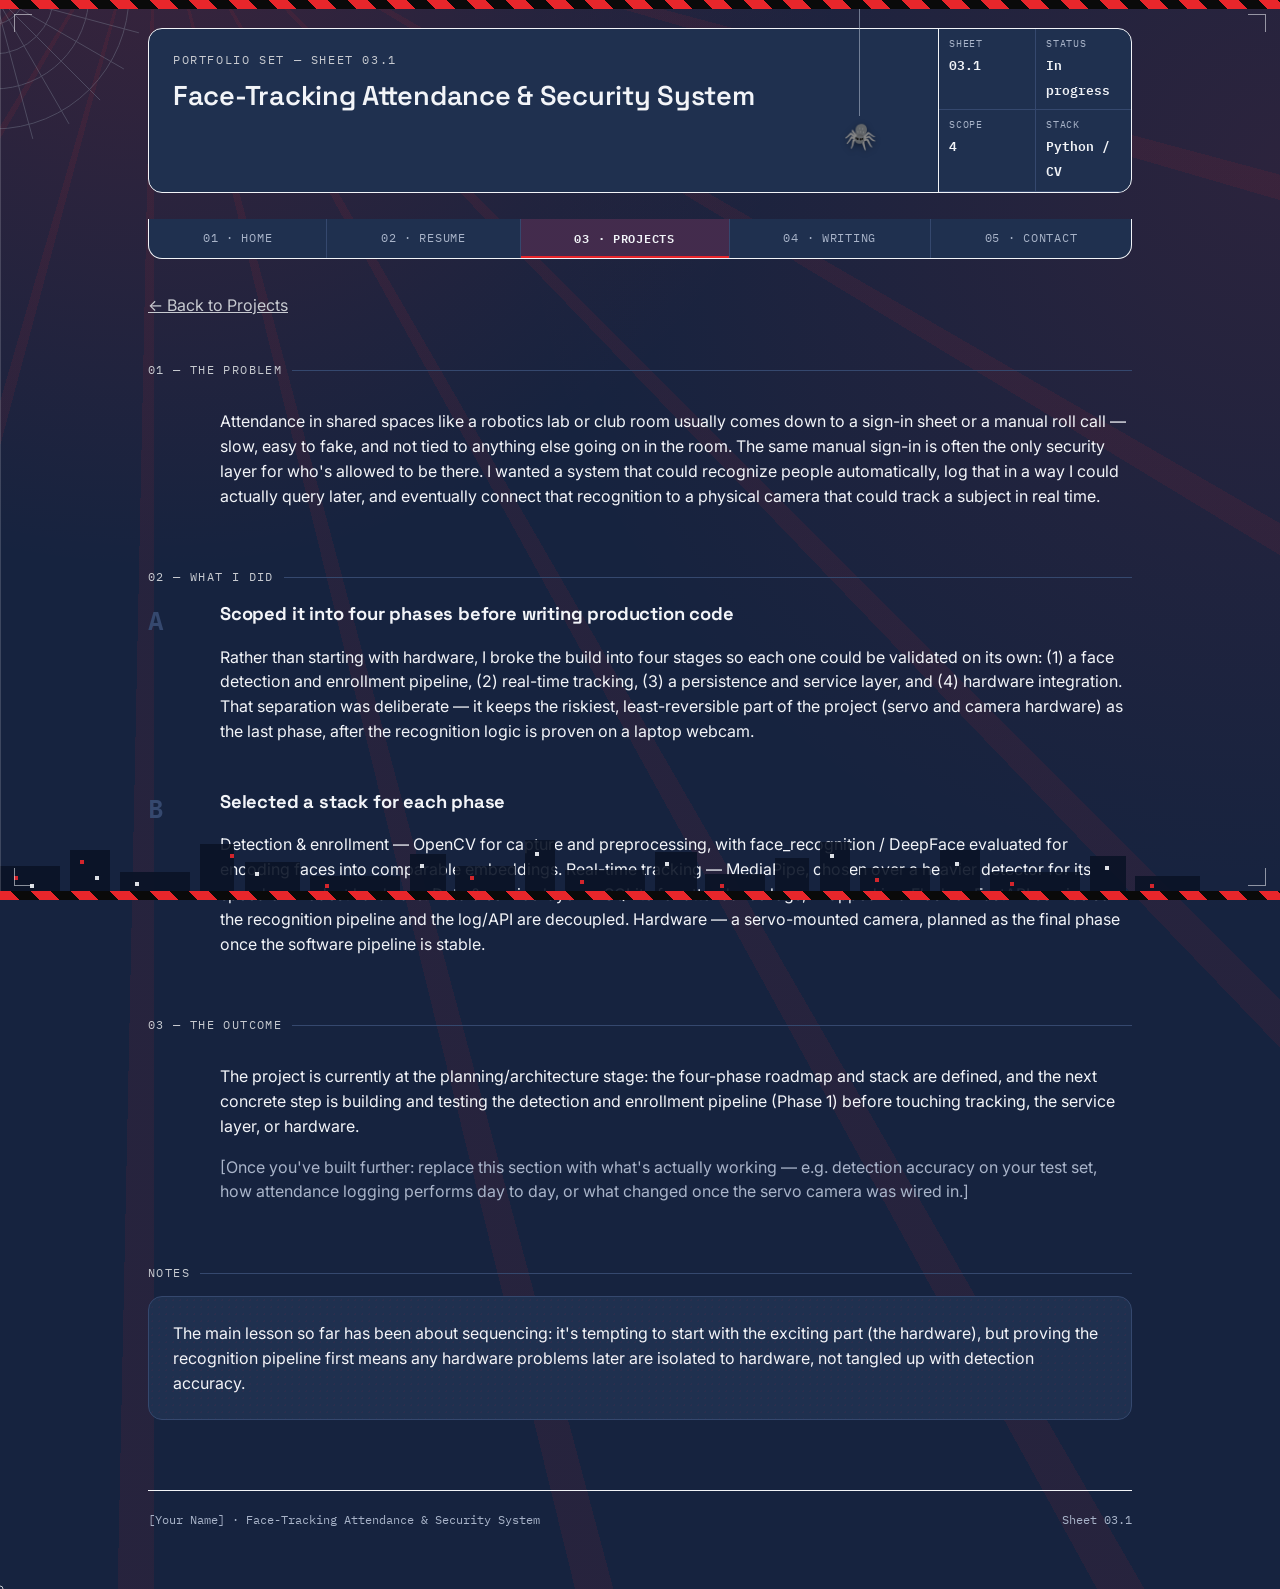
<file: project.html>
<!DOCTYPE html>
<html lang="en">
<head>
<meta charset="UTF-8">
<meta name="viewport" content="width=device-width, initial-scale=1.0">
<title id="page-title">Project</title>
<link rel="stylesheet" href="styles.css">
</head>
<body>

<div class="crop tl"></div><div class="crop tr"></div><div class="crop bl"></div><div class="crop br"></div>

<div class="sheet">

  <div class="title-block">
    <div class="tb-main">
      <div class="tb-eyebrow" id="tb-eyebrow">Portfolio Set — Sheet</div>
      <h1 id="proj-title">Loading…</h1>
    </div>
    <div class="tb-cells">
      <div class="tb-cell"><span class="k">Sheet</span><span class="v" id="tb-sheet">–</span></div>
      <div class="tb-cell"><span class="k">Status</span><span class="v" id="tb-status">–</span></div>
      <div class="tb-cell"><span class="k">Scope</span><span class="v" id="tb-phases">–</span></div>
      <div class="tb-cell"><span class="k">Stack</span><span class="v" id="tb-stack">–</span></div>
    </div>
  </div>

  <nav class="sheet-nav">
    <a href="index.html">01 · HOME</a>
    <a href="resume.html">02 · RESUME</a>
    <a href="projects.html" class="active">03 · PROJECTS</a>
    <a href="writing.html">04 · WRITING</a>
    <a href="contact.html">05 · CONTACT</a>
  </nav>

  <p><a href="projects.html">&larr; Back to Projects</a></p>

  <div class="sec-label">01 — The problem</div>
  <div class="od-step">
    <div></div>
    <div><p id="proj-problem"></p></div>
  </div>

  <div class="sec-label">02 — What I did</div>
  <div id="proj-steps"></div>

  <div class="sec-label">03 — The outcome</div>
  <div class="od-step">
    <div></div>
    <div>
      <p id="proj-outcome"></p>
      <p id="proj-outcome-note" style="color:var(--ink-soft);"></p>
    </div>
  </div>

  <div id="proj-notes-section">
    <div class="sec-label">Notes</div>
    <div class="panel"><p id="proj-notes" style="margin:0;"></p></div>
  </div>

  <footer>
    <span><span data-bind="name"></span> &middot; <span id="foot-title"></span></span>
    <span>Sheet <span id="foot-sheet"></span></span>
  </footer>

</div>

<script src="content.js"></script>
<script src="interactive.js"></script>
<script>
  document.addEventListener('DOMContentLoaded', function () {
    const params = new URLSearchParams(window.location.search);
    const id = params.get('id');
    const p = window.SITE.projects.find(proj => proj.id === id) || window.SITE.projects[0];

    document.getElementById('name-holder-fix'); // no-op guard
    document.querySelectorAll('[data-bind="name"]').forEach(el => el.textContent = window.SITE.name);

    document.title = p.title;
    document.getElementById('tb-eyebrow').textContent = `Portfolio Set — Sheet ${p.num}`;
    document.getElementById('proj-title').textContent = p.title;
    document.getElementById('tb-sheet').textContent = p.num;
    document.getElementById('tb-status').textContent = p.status;
    document.getElementById('tb-phases').textContent = p.phasesCount;
    document.getElementById('tb-stack').textContent = p.stack;
    document.getElementById('proj-problem').textContent = p.problem;

    const stepsWrap = document.getElementById('proj-steps');
    p.steps.forEach(s => {
      const row = document.createElement('div');
      row.className = 'od-step';
      row.innerHTML = `<div class="od-num"></div><div><h3></h3><p></p></div>`;
      row.querySelector('.od-num').textContent = s.label;
      row.querySelector('h3').textContent = s.title;
      row.querySelector('p').textContent = s.body;
      stepsWrap.appendChild(row);
    });

    document.getElementById('proj-outcome').textContent = p.outcome;
    document.getElementById('proj-outcome-note').textContent = p.outcomeNote || '';

    if (!p.notes) {
      document.getElementById('proj-notes-section').style.display = 'none';
    } else {
      document.getElementById('proj-notes').textContent = p.notes;
    }

    document.getElementById('foot-title').textContent = p.title;
    document.getElementById('foot-sheet').textContent = p.num;
  });
</script>

</body>
</html>
</file>
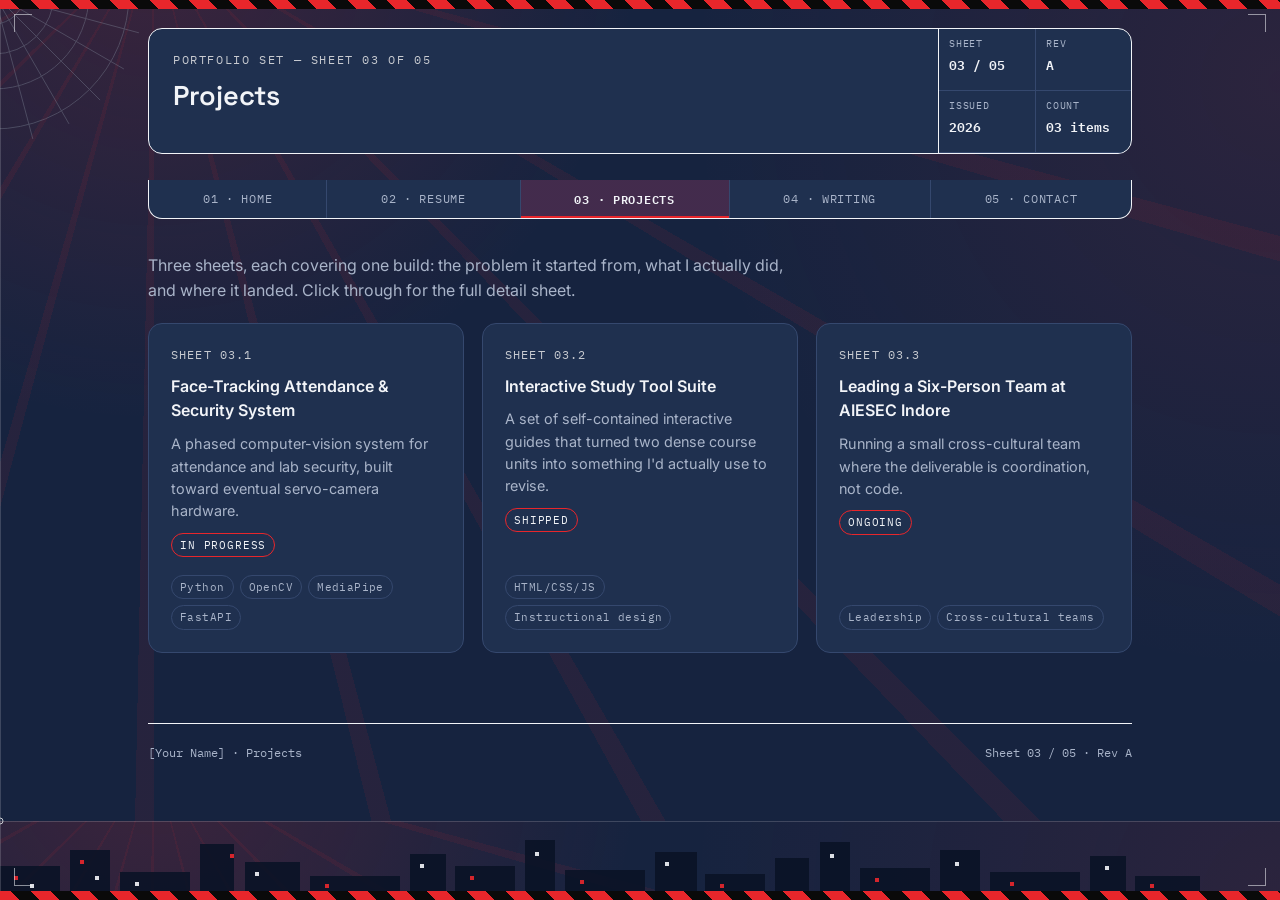
<file: projects.html>
<!DOCTYPE html>
<html lang="en">
<head>
<meta charset="UTF-8">
<meta name="viewport" content="width=device-width, initial-scale=1.0">
<title>Projects</title>
<link rel="stylesheet" href="styles.css">
</head>
<body>

<div class="crop tl"></div><div class="crop tr"></div><div class="crop bl"></div><div class="crop br"></div>

<div class="sheet">

  <div class="title-block">
    <div class="tb-main">
      <div class="tb-eyebrow">Portfolio Set — Sheet 03 of 05</div>
      <h1>Projects</h1>
    </div>
    <div class="tb-cells">
      <div class="tb-cell"><span class="k">Sheet</span><span class="v">03 / 05</span></div>
      <div class="tb-cell"><span class="k">Rev</span><span class="v">A</span></div>
      <div class="tb-cell"><span class="k">Issued</span><span class="v">2026</span></div>
      <div class="tb-cell"><span class="k">Count</span><span class="v">03 items</span></div>
    </div>
  </div>

  <nav class="sheet-nav">
    <a href="index.html">01 · HOME</a>
    <a href="resume.html">02 · RESUME</a>
    <a href="projects.html" class="active">03 · PROJECTS</a>
    <a href="writing.html">04 · WRITING</a>
    <a href="contact.html">05 · CONTACT</a>
  </nav>

  <p style="color:var(--ink-soft);max-width:640px;">Three sheets, each covering one build: the problem it started from, what I actually did, and where it landed. Click through for the full detail sheet.</p>

  <div class="grid-3" id="project-cards" style="margin-top:20px;"></div>

  <footer>
    <span><span data-bind="name"></span> &middot; Projects</span>
    <span>Sheet 03 / 05 &middot; Rev A</span>
  </footer>

</div>

<script src="content.js"></script>
<script src="render.js"></script>
<script src="interactive.js"></script>
<script>
  document.addEventListener('DOMContentLoaded', function () {
    const wrap = document.getElementById('project-cards');
    if (!window.SITE) return;
    window.SITE.projects.forEach(p => {
      const card = document.createElement('div');
      card.className = 'proj-card';
      card.innerHTML = `
        <span class="proj-num">SHEET ${p.num}</span>
        <a class="card-link" href="project.html?id=${p.id}"></a>
        <p style="font-size:.9rem;color:var(--ink-soft);margin:0;"></p>
        <span class="status"></span>
        <div class="tag-row"></div>
      `;
      card.querySelector('.card-link').textContent = p.title;
      card.querySelector('p').textContent = p.cardDesc;
      card.querySelector('.status').textContent = p.status;
      const tagRow = card.querySelector('.tag-row');
      p.tags.forEach(t => {
        const span = document.createElement('span');
        span.className = 'tag';
        span.textContent = t;
        tagRow.appendChild(span);
      });
      wrap.appendChild(card);
    });
  });
</script>

</body>
</html>
</file>
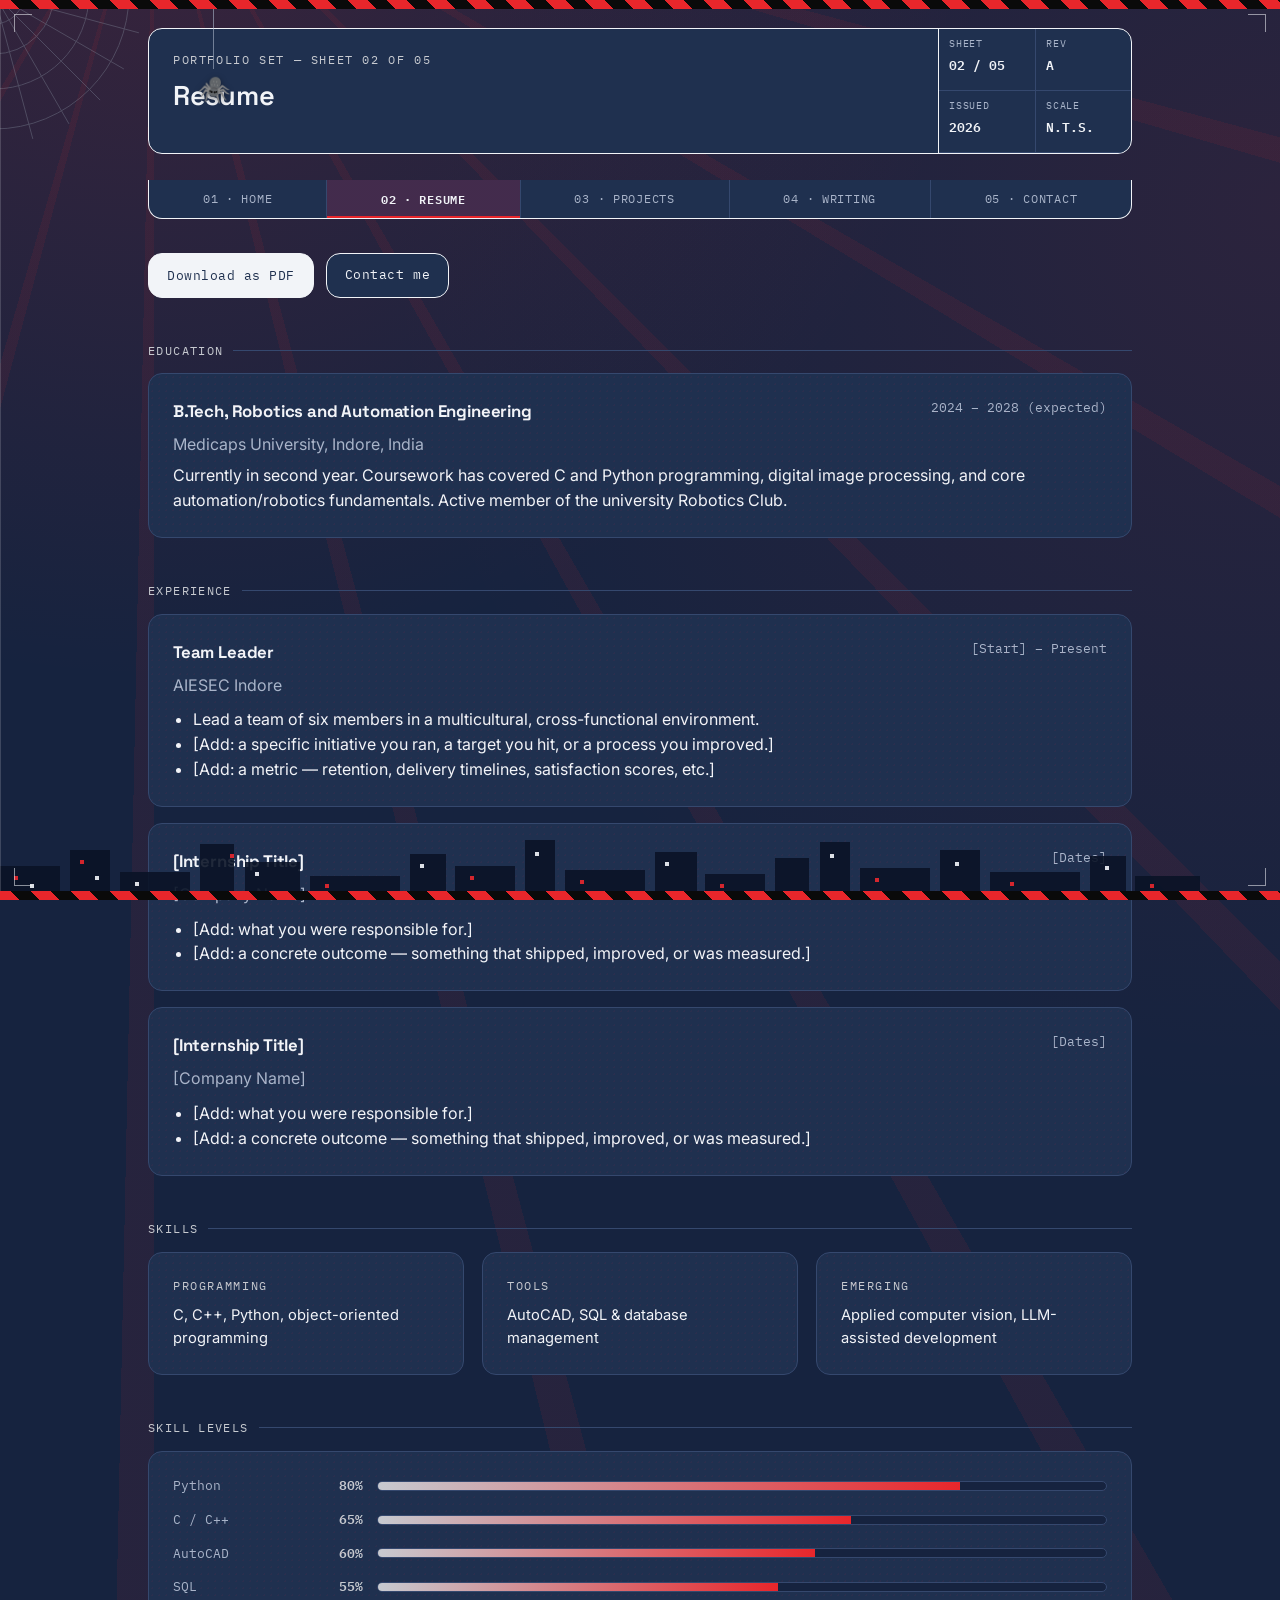
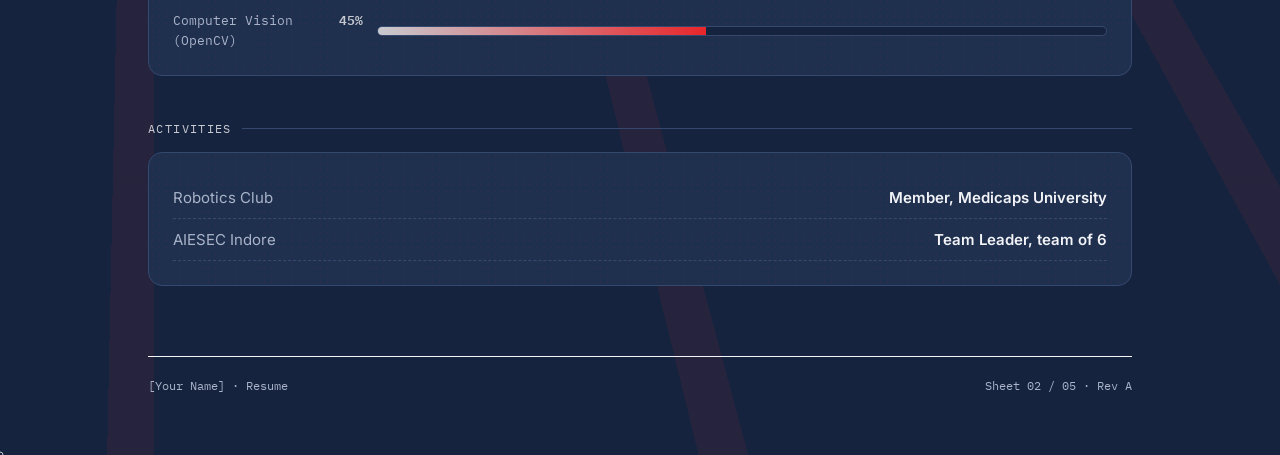
<file: resume.html>
<!DOCTYPE html>
<html lang="en">
<head>
<meta charset="UTF-8">
<meta name="viewport" content="width=device-width, initial-scale=1.0">
<title>Resume</title>
<link rel="stylesheet" href="styles.css">
</head>
<body>

<div class="crop tl"></div><div class="crop tr"></div><div class="crop bl"></div><div class="crop br"></div>

<div class="sheet">

  <div class="title-block">
    <div class="tb-main">
      <div class="tb-eyebrow">Portfolio Set — Sheet 02 of 05</div>
      <h1>Resume</h1>
    </div>
    <div class="tb-cells">
      <div class="tb-cell"><span class="k">Sheet</span><span class="v">02 / 05</span></div>
      <div class="tb-cell"><span class="k">Rev</span><span class="v">A</span></div>
      <div class="tb-cell"><span class="k">Issued</span><span class="v">2026</span></div>
      <div class="tb-cell"><span class="k">Scale</span><span class="v">N.T.S.</span></div>
    </div>
  </div>

  <nav class="sheet-nav">
    <a href="index.html">01 · HOME</a>
    <a href="resume.html" class="active">02 · RESUME</a>
    <a href="projects.html">03 · PROJECTS</a>
    <a href="writing.html">04 · WRITING</a>
    <a href="contact.html">05 · CONTACT</a>
  </nav>

  <div class="btn-row no-print" style="margin-top:0;">
    <button class="btn primary" onclick="window.print()">Download as PDF</button>
    <a class="btn" href="contact.html">Contact me</a>
  </div>

  <div class="sec-label">Education</div>
  <div class="panel">
    <div style="display:flex;justify-content:space-between;flex-wrap:wrap;gap:6px;">
      <h3 style="font-size:1.05rem;margin:0;" data-bind="resume.education.degree"></h3>
      <span class="mono" style="font-size:.8rem;color:var(--ink-soft);" data-bind="resume.education.dates"></span>
    </div>
    <p style="margin:8px 0 0;color:var(--ink-soft);" data-bind="resume.education.school"></p>
    <p style="margin:6px 0 0;" data-bind="resume.education.body"></p>
  </div>

  <div class="sec-label">Experience</div>
  <div id="experience-list"></div>

  <div class="sec-label">Skills</div>
  <div class="grid-3" data-list="resume.skills">
    <template>
      <div class="panel">
        <div class="tb-eyebrow" style="margin-bottom:10px;" data-bind="label"></div>
        <p style="margin:0;font-size:.92rem;" data-bind="body"></p>
      </div>
    </template>
  </div>

  <div class="sec-label">Skill levels</div>
  <div class="panel">
    <div class="skill-chart" id="skill-chart"></div>
  </div>

  <div class="sec-label">Activities</div>
  <div class="panel">
    <ul class="spec-list" data-list="resume.activities">
      <template>
        <li><span data-bind="k"></span><span data-bind="v"></span></li>
      </template>
    </ul>
  </div>

  <footer>
    <span><span data-bind="name"></span> &middot; Resume</span>
    <span>Sheet 02 / 05 &middot; Rev A</span>
  </footer>

</div>

<script src="content.js"></script>
<script src="render.js"></script>
<script src="interactive.js"></script>
<script>
  // Experience entries have nested bullet lists, built by hand for clarity
  document.addEventListener('DOMContentLoaded', function () {
    const list = document.getElementById('experience-list');
    if (!window.SITE) return;
    window.SITE.resume.experience.forEach(job => {
      const panel = document.createElement('div');
      panel.className = 'panel';
      panel.style.marginBottom = '16px';
      panel.innerHTML = `
        <div style="display:flex;justify-content:space-between;flex-wrap:wrap;gap:6px;">
          <h3 style="font-size:1.05rem;margin:0;"></h3>
          <span class="mono" style="font-size:.8rem;color:var(--ink-soft);"></span>
        </div>
        <p style="margin:8px 0 0;color:var(--ink-soft);"></p>
        <ul style="margin:10px 0 0;padding-left:20px;"></ul>
      `;
      panel.querySelector('h3').textContent = job.title;
      panel.querySelector('.mono').textContent = job.dates;
      panel.querySelector('p').textContent = job.org;
      const ul = panel.querySelector('ul');
      job.bullets.forEach(b => {
        const li = document.createElement('li');
        li.textContent = b;
        ul.appendChild(li);
      });
      list.appendChild(panel);
    });
  });
</script>

</body>
</html>
</file>
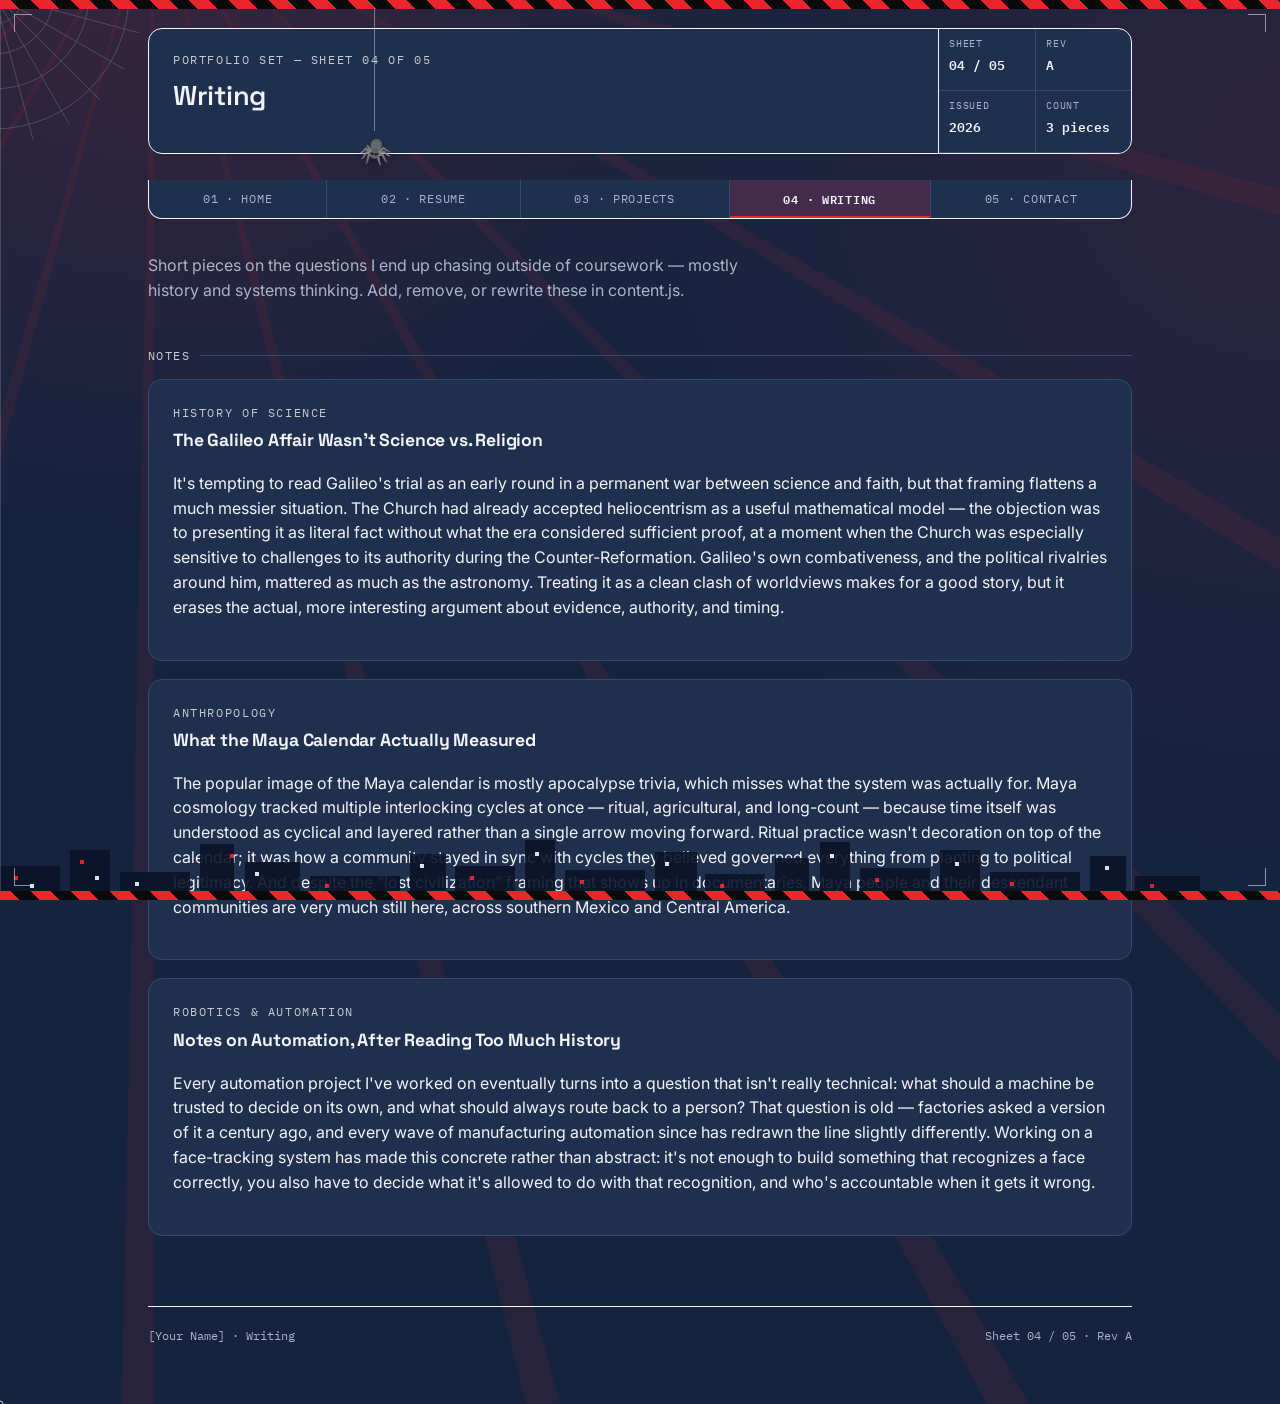
<file: writing.html>
<!DOCTYPE html>
<html lang="en">
<head>
<meta charset="UTF-8">
<meta name="viewport" content="width=device-width, initial-scale=1.0">
<title>Writing</title>
<link rel="stylesheet" href="styles.css">
</head>
<body>

<div class="crop tl"></div><div class="crop tr"></div><div class="crop bl"></div><div class="crop br"></div>

<div class="sheet">

  <div class="title-block">
    <div class="tb-main">
      <div class="tb-eyebrow">Portfolio Set — Sheet 04 of 05</div>
      <h1>Writing</h1>
    </div>
    <div class="tb-cells">
      <div class="tb-cell"><span class="k">Sheet</span><span class="v">04 / 05</span></div>
      <div class="tb-cell"><span class="k">Rev</span><span class="v">A</span></div>
      <div class="tb-cell"><span class="k">Issued</span><span class="v">2026</span></div>
      <div class="tb-cell"><span class="k">Count</span><span class="v" id="piece-count">–</span></div>
    </div>
  </div>

  <nav class="sheet-nav">
    <a href="index.html">01 · HOME</a>
    <a href="resume.html">02 · RESUME</a>
    <a href="projects.html">03 · PROJECTS</a>
    <a href="writing.html" class="active">04 · WRITING</a>
    <a href="contact.html">05 · CONTACT</a>
  </nav>

  <p style="color:var(--ink-soft);max-width:640px;">
    Short pieces on the questions I end up chasing outside of coursework — mostly history and
    systems thinking. Add, remove, or rewrite these in content.js.
  </p>

  <div class="sec-label">Notes</div>
  <div id="writing-list"></div>

  <footer>
    <span><span data-bind="name"></span> &middot; Writing</span>
    <span>Sheet 04 / 05 &middot; Rev A</span>
  </footer>

</div>

<script src="content.js"></script>
<script src="render.js"></script>
<script src="interactive.js"></script>
<script>
  document.addEventListener('DOMContentLoaded', function () {
    const wrap = document.getElementById('writing-list');
    if (!window.SITE) return;
    document.getElementById('piece-count').textContent = window.SITE.writing.length + ' pieces';
    window.SITE.writing.forEach(piece => {
      const article = document.createElement('article');
      article.className = 'panel';
      article.style.marginBottom = '18px';
      article.innerHTML = `
        <div class="tb-eyebrow"></div>
        <h3 style="font-size:1.1rem;"></h3>
        <p></p>
      `;
      article.querySelector('.tb-eyebrow').textContent = piece.label;
      article.querySelector('h3').textContent = piece.title;
      article.querySelector('p').textContent = piece.body;
      wrap.appendChild(article);
    });
  });
</script>

</body>
</html>
</file>
<file: styles.css>
/* ==========================================================================
   DESIGN SYSTEM — "HAZARD LINE"
   Palette:
     --paper      #16233F  dark navy background (not black)
     --ink        #F2F4F8  primary text, cool off-white
     --ink-soft   #A9B4C9  secondary text, light steel-blue
     --panel      #1F304F  card / sheet surface, lighter navy
     --line       #35486E  hairline / rule color
     --grid       rgba(232,38,43,.08)  faint red texture
     --accent     #E8262B  hazard red (primary accent)
     --accent-2   #C7CAD0  steel grey (secondary accent)
   Type:
     Display: 'Space Grotesk'  — headings, title block
     Body:    'Inter'          — running text
     Mono:    'IBM Plex Mono'  — labels, data, sheet numbers
   ========================================================================== */

@import url('https://fonts.googleapis.com/css2?family=Space+Grotesk:wght@400;500;600;700&family=Inter:wght@400;500;600&family=IBM+Plex+Mono:wght@400;500;600&display=swap');

:root{
  --paper:#16233F;
  --ink:#F2F4F8;
  --ink-soft:#A9B4C9;
  --panel:#1F304F;
  --line:#35486E;
  --grid: rgba(232,38,43,.08);
  --accent:#E8262B;      /* hazard red */
  --accent-2:#C7CAD0;    /* steel grey */
  --radius: 14px;
}

*{box-sizing:border-box;}
html{scroll-behavior:smooth;}

body{
  margin:0;
  background:
    radial-gradient(circle at 12% -8%, rgba(232,38,43,.18), transparent 34%),
    radial-gradient(circle at 100% 10%, rgba(232,38,43,.10), transparent 40%),
    repeating-conic-gradient(from 0deg at 12% -8%, var(--grid) 0deg 1.2deg, transparent 1.2deg 15deg),
    var(--paper);
  color:var(--ink);
  font-family:'Inter', system-ui, sans-serif;
  font-size:16px;
  line-height:1.55;
  -webkit-font-smoothing:antialiased;
}

/* hazard-tape frame — echoes the reference stripe photo top & bottom of every page */
body::before, body::after{
  content:'';
  position:fixed; left:0; right:0;
  height:9px;
  background:repeating-linear-gradient(45deg, var(--accent) 0 14px, #0A0A0A 14px 28px);
  z-index:70;
  pointer-events:none;
}
body::before{ top:0; }
body::after{ bottom:0; }

h1,h2,h3,h4{
  font-family:'Space Grotesk', sans-serif;
  color:var(--ink);
  margin:0 0 .5em;
  letter-spacing:-0.01em;
}

.mono{ font-family:'IBM Plex Mono', monospace; }

a{ color:var(--accent-2); }
a:focus-visible, button:focus-visible, input:focus-visible, textarea:focus-visible{
  outline:2px solid var(--accent);
  outline-offset:2px;
}

/* ---------- page frame w/ crop marks ---------- */
.sheet{
  max-width:1040px;
  margin:0 auto;
  padding:28px 28px 60px;
  position:relative;
}
.crop{
  position:fixed;
  width:18px; height:18px;
  border-color:var(--ink-soft);
  opacity:.55;
  z-index:5;
  pointer-events:none;
}
.crop.tl{ top:14px; left:14px; border-top:1.5px solid; border-left:1.5px solid; }
.crop.tr{ top:14px; right:14px; border-top:1.5px solid; border-right:1.5px solid; }
.crop.bl{ bottom:14px; left:14px; border-bottom:1.5px solid; border-left:1.5px solid; }
.crop.br{ bottom:14px; right:14px; border-bottom:1.5px solid; border-right:1.5px solid; }

/* ---------- title block (signature element) ---------- */
.title-block{
  border:1.5px solid var(--ink);
  background:var(--panel);
  display:grid;
  grid-template-columns: 1fr auto;
  margin-bottom:26px;
  border-radius: var(--radius);
  overflow:hidden;
}
.tb-main{
  padding:22px 24px;
  border-right:1.5px solid var(--ink);
}
.tb-eyebrow{
  font-family:'IBM Plex Mono', monospace;
  font-size:.72rem;
  letter-spacing:.14em;
  color:var(--accent-2);
  text-transform:uppercase;
  margin-bottom:6px;
}
.tb-main h1{
  font-size:1.7rem;
  font-weight:600;
}
.tb-cells{
  display:grid;
  grid-template-columns: repeat(2, 96px);
  grid-auto-rows: 1fr;
}
.tb-cell{
  border-bottom:1px solid var(--line);
  border-left:1px solid var(--line);
  padding:8px 10px;
  font-family:'IBM Plex Mono', monospace;
}
.tb-cell:nth-child(2n+1){ border-left:none; }
.tb-cell .k{
  display:block; font-size:.6rem; letter-spacing:.08em;
  color:var(--ink-soft); text-transform:uppercase;
}
.tb-cell .v{ font-size:.82rem; font-weight:600; }

/* ---------- nav (sheet index) ---------- */
.sheet-nav{
  display:flex;
  flex-wrap:wrap;
  gap:0;
  border:1.5px solid var(--ink);
  border-top:none;
  margin-bottom:34px;
  background:var(--panel);
  border-radius: 0 0 var(--radius) var(--radius);
  overflow:hidden;
}
.sheet-nav a{
  position:relative;
  flex:1 1 auto;
  text-align:center;
  padding:10px 8px;
  font-family:'IBM Plex Mono', monospace;
  font-size:.75rem;
  letter-spacing:.06em;
  text-decoration:none;
  color:var(--ink-soft);
  border-right:1px solid var(--line);
  white-space:nowrap;
  transition:color .15s ease, background .15s ease;
  overflow:hidden;
}
.sheet-nav a:last-child{ border-right:none; }
.sheet-nav a::after{
  content:'';
  position:absolute; left:0; right:0; bottom:0; height:2px;
  background:var(--accent-2);
  transform:scaleX(0); transform-origin:left;
  transition:transform .2s ease;
}
.sheet-nav a.active{
  color:var(--ink);
  background:linear-gradient(0deg, rgba(255,20,64,.16), rgba(255,20,64,.16));
  box-shadow: inset 0 -2px 0 var(--accent);
  font-weight:600;
}
.sheet-nav a:hover{ color:var(--ink); background:rgba(232,38,43,.10); }
.sheet-nav a:not(.active):hover::after{ transform:scaleX(1); }

/* ---------- hero trace (signature svg motion) ---------- */
.trace{ width:100%; height:auto; display:block; margin:6px 0 30px; }
.trace path{
  fill:none; stroke:var(--accent-2); stroke-width:1.5;
  stroke-dasharray: 900; stroke-dashoffset:900;
  animation: draw 1.8s ease forwards .15s;
}
.trace circle{ fill:var(--accent); opacity:0; animation: pop .3s ease forwards 1.7s; }
@keyframes draw{ to{ stroke-dashoffset:0; } }
@keyframes pop{ to{ opacity:1; } }
@media (prefers-reduced-motion: reduce){
  .trace path{ animation:none; stroke-dashoffset:0; }
  .trace circle{ animation:none; opacity:1; }
}

/* ---------- section labels ---------- */
.sec-label{
  display:flex; align-items:center; gap:10px;
  font-family:'IBM Plex Mono', monospace;
  font-size:.72rem; letter-spacing:.12em; text-transform:uppercase;
  color:var(--accent-2);
  margin:44px 0 14px;
}
.sec-label::after{
  content:''; flex:1; height:1px; background:var(--line);
}

/* ---------- panels / cards ---------- */
.panel{
  background:var(--panel);
  border:1px solid var(--line);
  padding:24px;
  border-radius: var(--radius);
  position:relative;
  overflow:hidden;
}
.panel::before{
  content:'';
  position:absolute; inset:0;
  background-image: radial-gradient(rgba(255,20,64,.05) 1px, transparent 1px);
  background-size: 7px 7px;
  pointer-events:none;
}
.grid-2{ display:grid; grid-template-columns:1fr 1fr; gap:18px; }
.grid-3{ display:grid; grid-template-columns:repeat(3,1fr); gap:18px; }
@media (max-width:760px){
  .grid-2, .grid-3{ grid-template-columns:1fr; }
  .tb-cells{ grid-template-columns:repeat(2, 84px); }
}

/* ---------- spec list (key/value facts) ---------- */
.spec-list{ list-style:none; margin:0; padding:0; }
.spec-list li{
  display:flex; justify-content:space-between; gap:12px;
  padding:9px 0; border-bottom:1px dashed var(--line);
  font-size:.94rem;
}
.spec-list li span:first-child{ color:var(--ink-soft); }
.spec-list li span:last-child{ font-weight:600; text-align:right; }

/* ---------- buttons ---------- */
.btn{
  display:inline-block;
  font-family:'IBM Plex Mono', monospace;
  font-size:.82rem; letter-spacing:.04em;
  padding:11px 18px;
  border:1.5px solid var(--ink);
  color:var(--ink);
  text-decoration:none;
  background:var(--panel);
  cursor:pointer;
  border-radius: var(--radius);
  transition:background .15s ease, color .15s ease, transform .12s ease, box-shadow .15s ease;
}
.btn:hover{ background:var(--ink); color:var(--panel); transform:translateY(-2px); box-shadow:0 6px 14px rgba(0,0,0,.35); }
.btn:active{ transform:translateY(0); box-shadow:none; }
.btn.primary{
  background:var(--ink); color:var(--panel);
}
.btn.primary:hover{ background:var(--accent-2); border-color:var(--accent-2); }
.btn-row{ display:flex; gap:12px; flex-wrap:wrap; margin-top:20px; }

/* ---------- project cards ---------- */
.proj-card{
  border:1px solid var(--line);
  background:var(--panel);
  padding:22px;
  display:flex; flex-direction:column; gap:10px;
  transition:border-color .18s ease, transform .18s ease, box-shadow .18s ease;
  border-radius: var(--radius);
  position:relative;
  overflow:hidden;
}
.proj-card:hover{
  border-color:var(--accent-2);
  transform:translateY(-4px);
  box-shadow:0 10px 24px rgba(0,0,0,.35);
}
.proj-num{
  font-family:'IBM Plex Mono', monospace;
  font-size:.72rem; color:var(--accent-2); letter-spacing:.1em;
}
.tag-row{ display:flex; gap:6px; flex-wrap:wrap; margin-top:auto; padding-top:8px; }
.tag{
  font-family:'IBM Plex Mono', monospace;
  font-size:.66rem; letter-spacing:.04em;
  border:1px solid var(--line); padding:3px 8px; color:var(--ink-soft);
  transition:border-color .15s ease, color .15s ease, background .15s ease;
  border-radius: 999px;
}
.proj-card:hover .tag{ border-color:var(--accent-2); color:var(--ink); }
.proj-card a.card-link{
  color:var(--ink); text-decoration:none; font-weight:600;
}
.status{
  font-family:'IBM Plex Mono', monospace; font-size:.66rem;
  letter-spacing:.08em; text-transform:uppercase;
  padding:3px 8px; border:1px solid var(--accent); color:var(--ink);
  width:fit-content;
  border-radius: 999px;
}

/* ---------- project detail numbered sections ---------- */
.od-step{ display:grid; grid-template-columns:56px 1fr; gap:16px; margin-bottom:28px; }
.od-num{
  font-family:'IBM Plex Mono', monospace;
  font-size:1.6rem; font-weight:600; color:var(--line);
}
.od-step h3{ margin-bottom:8px; font-size:1.15rem; }

/* ---------- footer ---------- */
footer{
  margin-top:70px; padding-top:20px;
  border-top:1.5px solid var(--ink);
  display:flex; justify-content:space-between; flex-wrap:wrap; gap:10px;
  font-family:'IBM Plex Mono', monospace; font-size:.72rem; color:var(--ink-soft);
}

/* ---------- drafting crosshair (desktop cursor flourish) ---------- */
.crosshair-line{
  position:fixed;
  pointer-events:none;
  background:var(--accent-2);
  opacity:.22;
  z-index:2;
}
.crosshair-line.h{ left:0; right:0; height:1px; }
.crosshair-line.v{ top:0; bottom:0; width:1px; }
.crosshair-dot{
  position:fixed;
  width:7px; height:7px;
  border:1.5px solid var(--accent-2);
  border-radius:50%;
  transform:translate(-50%,-50%);
  pointer-events:none;
  z-index:2;
}

/* ---------- title-block eyebrow (easter-egg hotspot) ---------- */
.tb-eyebrow{ cursor:pointer; user-select:none; }

/* ---------- skill chart ---------- */
.skill-chart{ display:flex; flex-direction:column; gap:14px; }
.skill-row{ display:grid; grid-template-columns: 190px 1fr; align-items:center; gap:14px; }
.skill-label{
  font-family:'IBM Plex Mono', monospace;
  font-size:.8rem; color:var(--ink-soft);
  display:flex; justify-content:space-between; gap:8px;
}
.skill-label .skill-value{ color:var(--accent-2); font-weight:600; }
.skill-track{
  height:10px;
  background:var(--paper);
  border:1px solid var(--line);
  position:relative;
  overflow:hidden;
  border-radius: 999px;
}
.skill-fill{
  height:100%; width:0%;
  background:linear-gradient(90deg, var(--accent-2), var(--accent));
  transition:width 1.1s cubic-bezier(.2,.7,.3,1);
}
@media (max-width:600px){
  .skill-row{ grid-template-columns:1fr; }
}

/* ---------- easter egg modal ---------- */
.easter-backdrop{
  position:fixed; inset:0;
  background:rgba(0,0,0,.7);
  display:flex; align-items:center; justify-content:center;
  z-index:50;
  padding:20px;
  animation:fadeIn .18s ease;
}
@keyframes fadeIn{ from{opacity:0;} to{opacity:1;} }
.easter-panel{
  background:var(--panel);
  border:1.5px solid var(--ink);
  max-width:440px;
  width:100%;
  padding:0;
  position:relative;
  border-radius: var(--radius);
  overflow:hidden;
}
.easter-panel .tb-eyebrow{ cursor:default; padding:18px 22px 0; }
.easter-panel h3{ padding:0 22px; font-size:1.15rem; }
.easter-panel p{ padding:0 22px; font-size:.92rem; color:var(--ink-soft); }
.easter-panel p:last-of-type{ padding-bottom:22px; }
.easter-close{
  position:absolute; top:14px; right:16px;
  background:none; border:none; font-family:'IBM Plex Mono', monospace;
  font-size:1rem; cursor:pointer; color:var(--ink-soft);
}
.easter-close:hover{ color:var(--ink); }
.easter-strip{
  height:6px;
  background:repeating-linear-gradient(45deg, var(--accent), var(--accent) 8px, var(--ink) 8px, var(--ink) 16px);
}

/* ---------- easter egg: crawling spider ---------- */
.crawling-spider{
  position:fixed;
  left:-40px;
  font-size:28px;
  z-index:60;
  pointer-events:none;
  animation: spider-crawl 4.5s linear forwards;
  filter: drop-shadow(0 2px 3px rgba(0,0,0,.25));
}
@keyframes spider-crawl{
  0%{   transform:translate(0,0) rotate(-6deg); }
  10%{  transform:translate(11vw,-14px) rotate(6deg); }
  20%{  transform:translate(22vw,0) rotate(-6deg); }
  30%{  transform:translate(33vw,-14px) rotate(6deg); }
  40%{  transform:translate(44vw,0) rotate(-6deg); }
  50%{  transform:translate(55vw,-14px) rotate(6deg); }
  60%{  transform:translate(66vw,0) rotate(-6deg); }
  70%{  transform:translate(77vw,-14px) rotate(6deg); }
  80%{  transform:translate(88vw,0) rotate(-6deg); }
  100%{ transform:translate(115vw,-8px) rotate(-6deg); opacity:1; }
}

/* ---------- easter egg: sticky "webbed" card hover ---------- */
.proj-card.web-stuck{ animation: web-wobble .7s ease; }
@keyframes web-wobble{
  0%{   transform:translateY(-4px) scale(1) rotate(0); }
  25%{  transform:translateY(-4px) scale(1.015) rotate(-1deg); }
  50%{  transform:translateY(-4px) scale(0.99) rotate(1deg); }
  75%{  transform:translateY(-4px) scale(1.008) rotate(-0.5deg); }
  100%{ transform:translateY(-4px) scale(1) rotate(0); }
}
.proj-card.web-stuck::after{
  content:'';
  position:absolute; inset:0;
  background:
    repeating-linear-gradient(45deg, rgba(255,20,64,.14) 0 2px, transparent 2px 14px),
    repeating-linear-gradient(-45deg, rgba(199,202,208,.14) 0 2px, transparent 2px 14px);
  pointer-events:none;
  animation: web-fade 1.7s ease forwards;
}
@keyframes web-fade{ 0%{opacity:1;} 75%{opacity:.7;} 100%{opacity:0;} }

/* ---------- easter egg: spider-sense pulse on fast cursor movement ---------- */
.spider-sense-overlay{
  position:fixed; inset:0; pointer-events:none; z-index:40;
  background: radial-gradient(ellipse at center, transparent 55%, rgba(255,20,64,.45) 100%);
  opacity:0;
}
.spider-sense-overlay.pulse{ animation: sense-pulse .55s ease; }
@keyframes sense-pulse{ 0%{opacity:0;} 30%{opacity:1;} 100%{opacity:0;} }

/* ---------- rooftop skyline silhouette (fixed, bottom of viewport) ---------- */
.rooftop-skyline{
  position:fixed;
  left:0; right:0; bottom:0;
  height:64px;
  z-index:1;
  pointer-events:none;
  opacity:.9;
}
.sky-light{
  animation-name: sky-blink;
  animation-iteration-count: infinite;
  animation-timing-function: ease-in-out;
}
@keyframes sky-blink{
  0%, 100%{ opacity:1; }
  50%{ opacity:.12; }
}
@media (prefers-reduced-motion: reduce){
  .sky-light{ animation:none; opacity:1; }
}

/* ---------- faint corner web decoration ---------- */
.corner-web{
  position:fixed;
  top:-6px; left:-6px;
  width:150px; height:150px;
  z-index:1;
  pointer-events:none;
  opacity:.35;
}

/* ---------- web-shooter click effect ---------- */
.web-shot-ring{
  position:fixed;
  width:26px; height:26px;
  margin-left:-13px; margin-top:-13px;
  border:1.5px solid var(--accent-2);
  border-radius:50%;
  pointer-events:none;
  z-index:55;
  animation: web-shot-expand .5s ease-out forwards;
}
@keyframes web-shot-expand{
  0%{ transform:scale(.2); opacity:.9; }
  100%{ transform:scale(1.8); opacity:0; }
}
.thwip-text{
  position:fixed;
  font-family:'Space Grotesk', sans-serif;
  font-weight:700;
  font-size:1rem;
  letter-spacing:.03em;
  color:var(--accent);
  text-shadow: 1.5px 1.5px 0 var(--accent-2);
  pointer-events:none;
  z-index:55;
  transform:translate(-50%,-50%) rotate(-8deg);
  animation: thwip-pop .7s ease-out forwards;
}
@keyframes thwip-pop{
  0%{ opacity:0; transform:translate(-50%,-50%) rotate(-8deg) scale(.5); }
  25%{ opacity:1; transform:translate(-50%,-60%) rotate(-8deg) scale(1.1); }
  100%{ opacity:0; transform:translate(-50%,-90%) rotate(-8deg) scale(1); }
}

/* ---------- dangling spider (appears when you hit the bottom of the page) ---------- */
.dangling-spider-wrap{
  position:fixed;
  top:0;
  z-index:59;
  cursor:pointer;
  animation: dangle-swing 3.2s ease-in-out infinite;
  transform-origin: top center;
}
.dangling-spider-thread{
  width:1px;
  background:var(--ink-soft);
  margin:0 auto;
  opacity:.6;
}
.dangling-spider-body{
  font-size:26px;
  text-align:center;
  filter: drop-shadow(0 2px 3px rgba(0,0,0,.4));
}
@keyframes dangle-swing{
  0%, 100%{ transform:rotate(-5deg); }
  50%{ transform:rotate(5deg); }
}
.dangling-spider-wrap.retracting{
  animation: none;
  transition: transform .5s ease-in;
  transform: translateY(-100vh);
}
/* ---------- forms ---------- */
label{ display:block; font-family:'IBM Plex Mono', monospace; font-size:.72rem; letter-spacing:.06em; text-transform:uppercase; color:var(--ink-soft); margin-bottom:6px;}
input, textarea{
  width:100%; padding:11px 12px; margin-bottom:18px;
  border:1px solid var(--line); background:var(--panel);
  font-family:'Inter', sans-serif; font-size:.95rem; color:var(--ink);
  border-radius: var(--radius);
}
textarea{ min-height:130px; resize:vertical; }

/* ---------- print (resume) ---------- */
@media print{
  body{ background:#fff; }
  .sheet-nav, .crop, footer .no-print, .btn-row .no-print{ display:none !important; }
}

@media (max-width:600px){
  .tb-main h1{ font-size:1.3rem; }
  .title-block{ grid-template-columns:1fr; }
  .tb-main{ border-right:none; border-bottom:1.5px solid var(--ink); }
}
</file>
